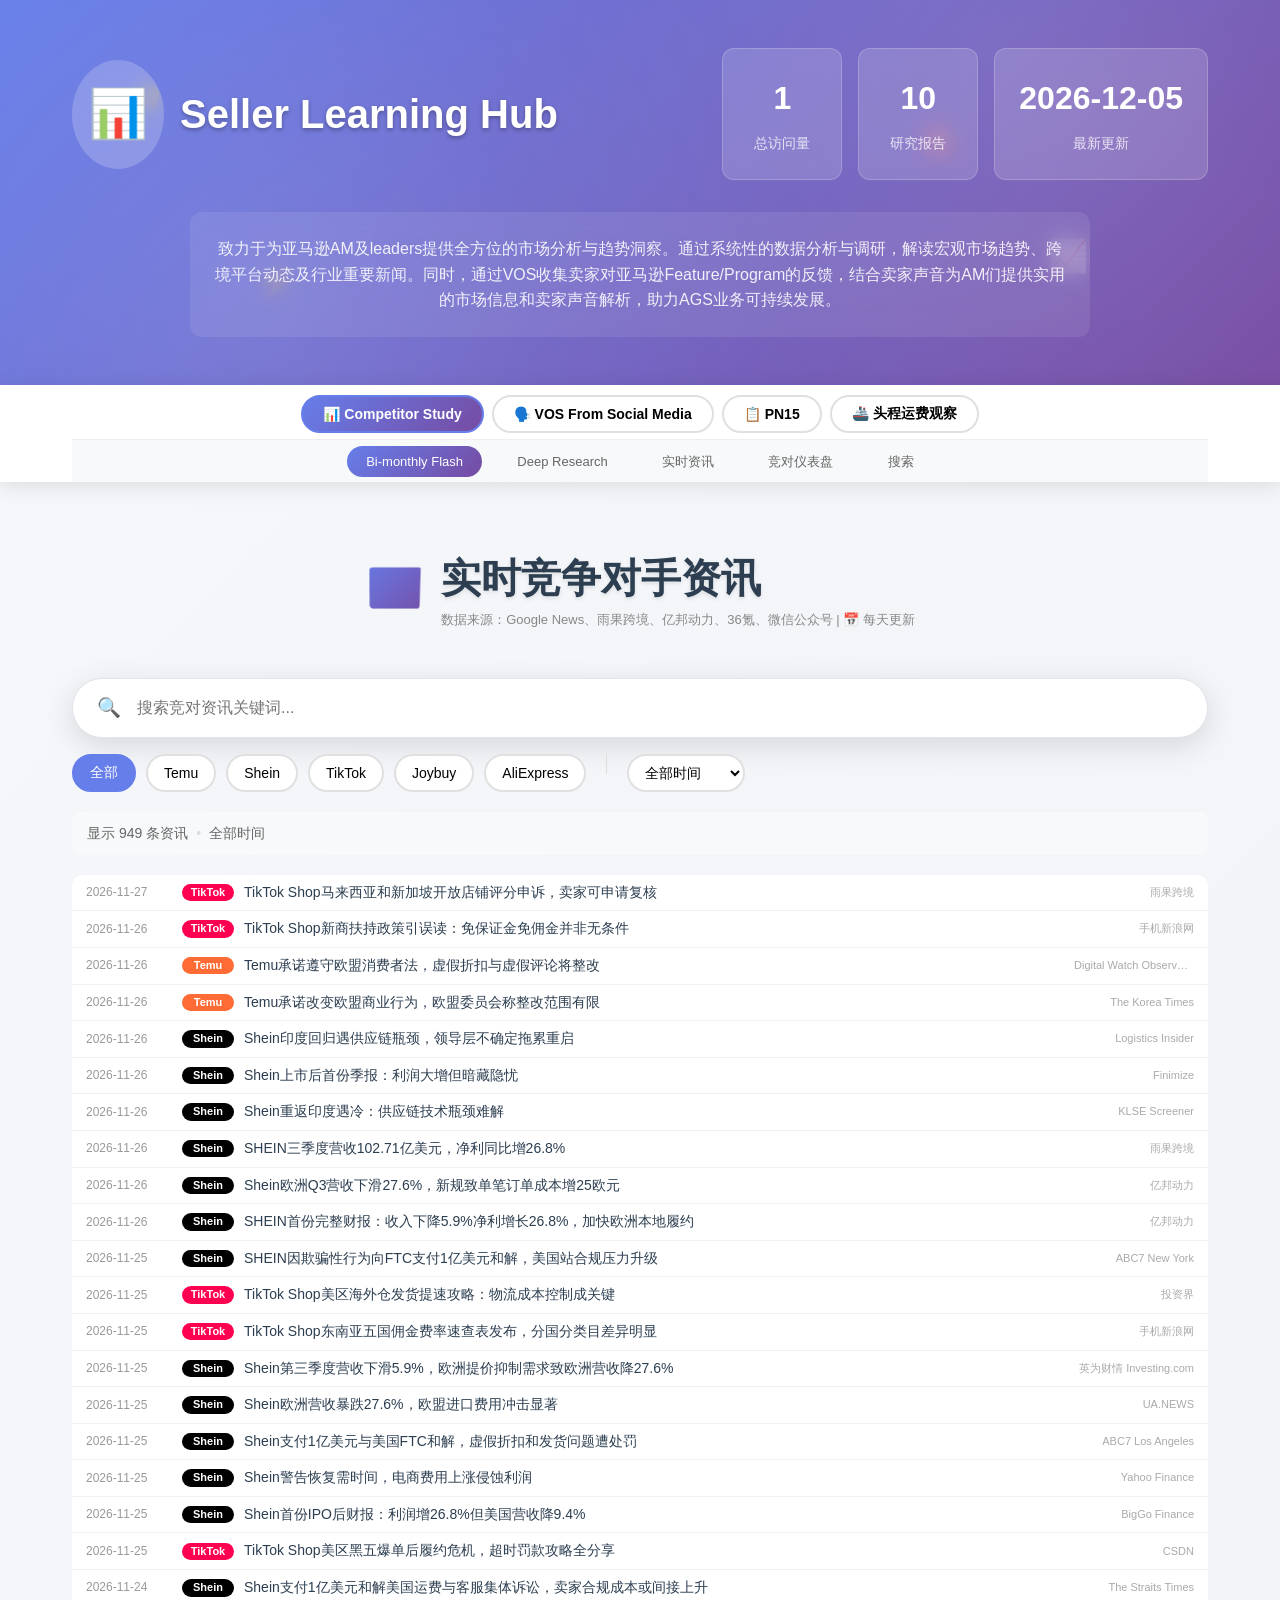
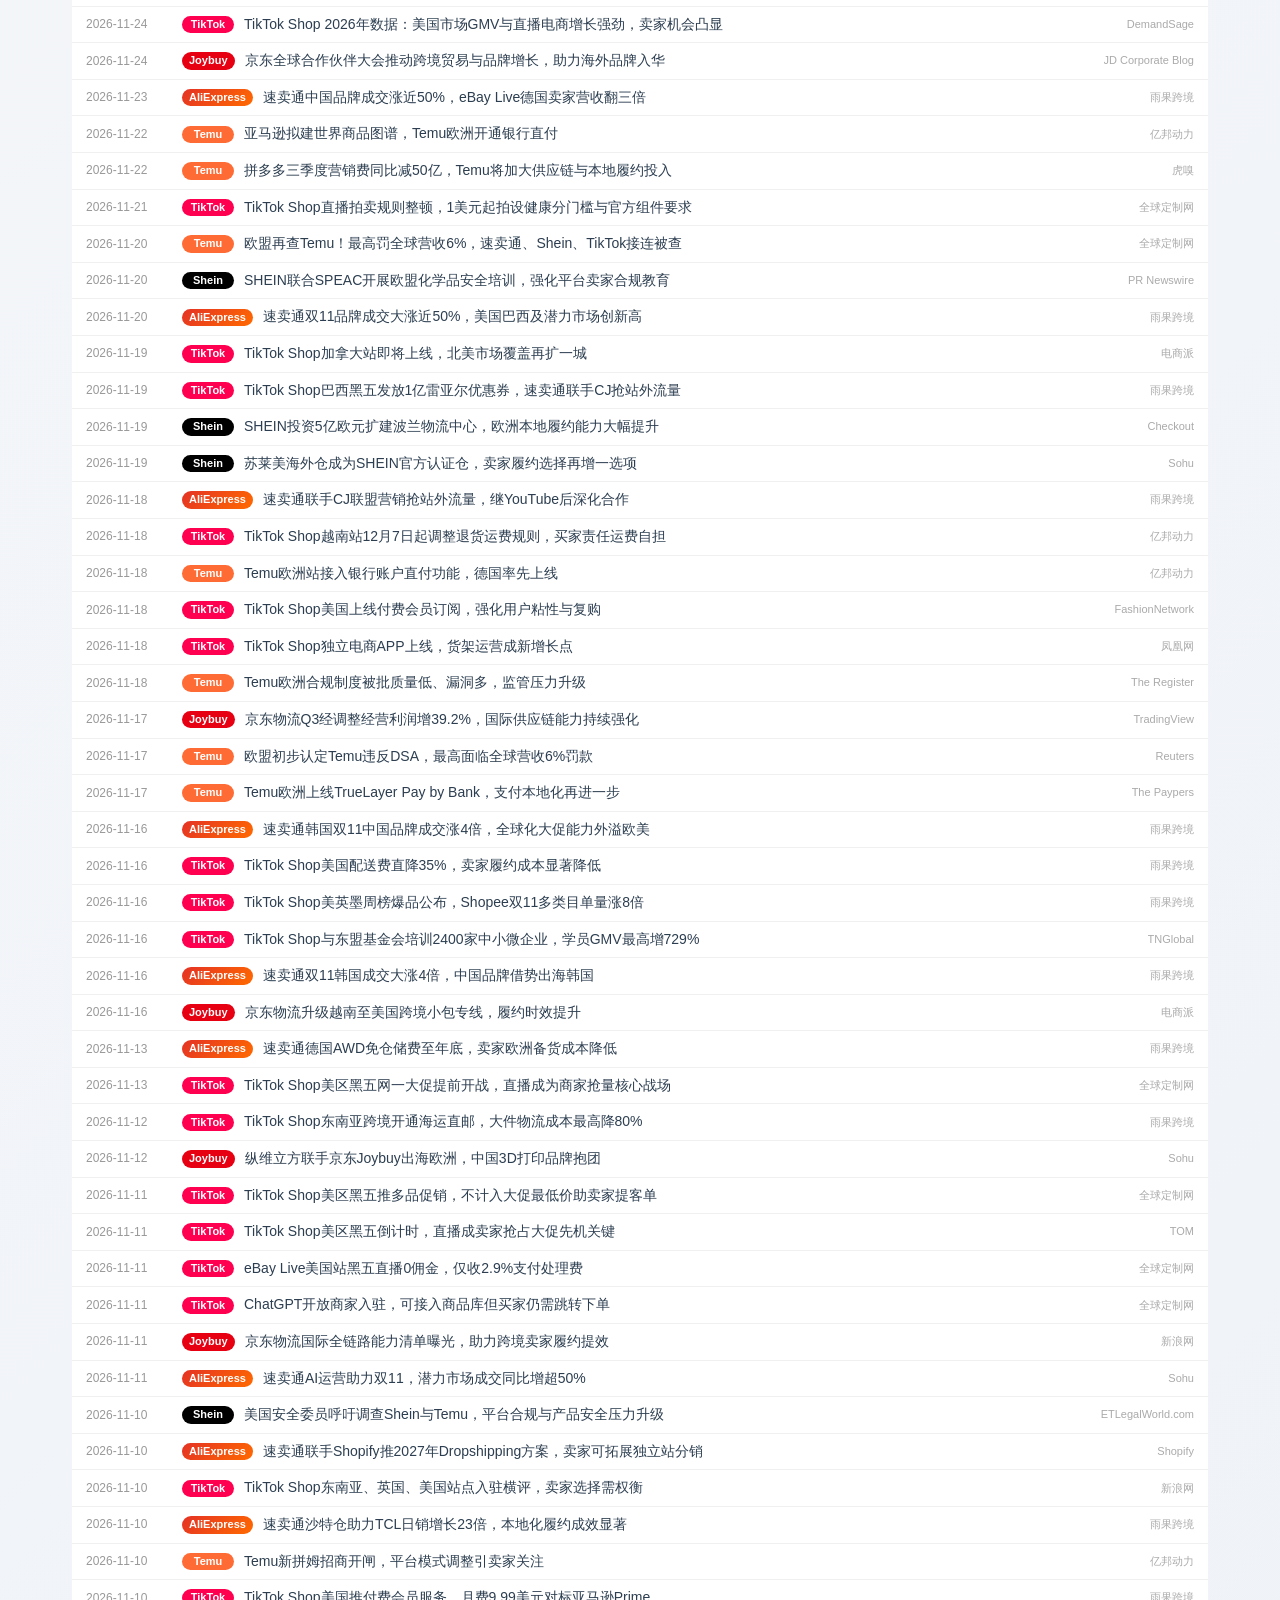
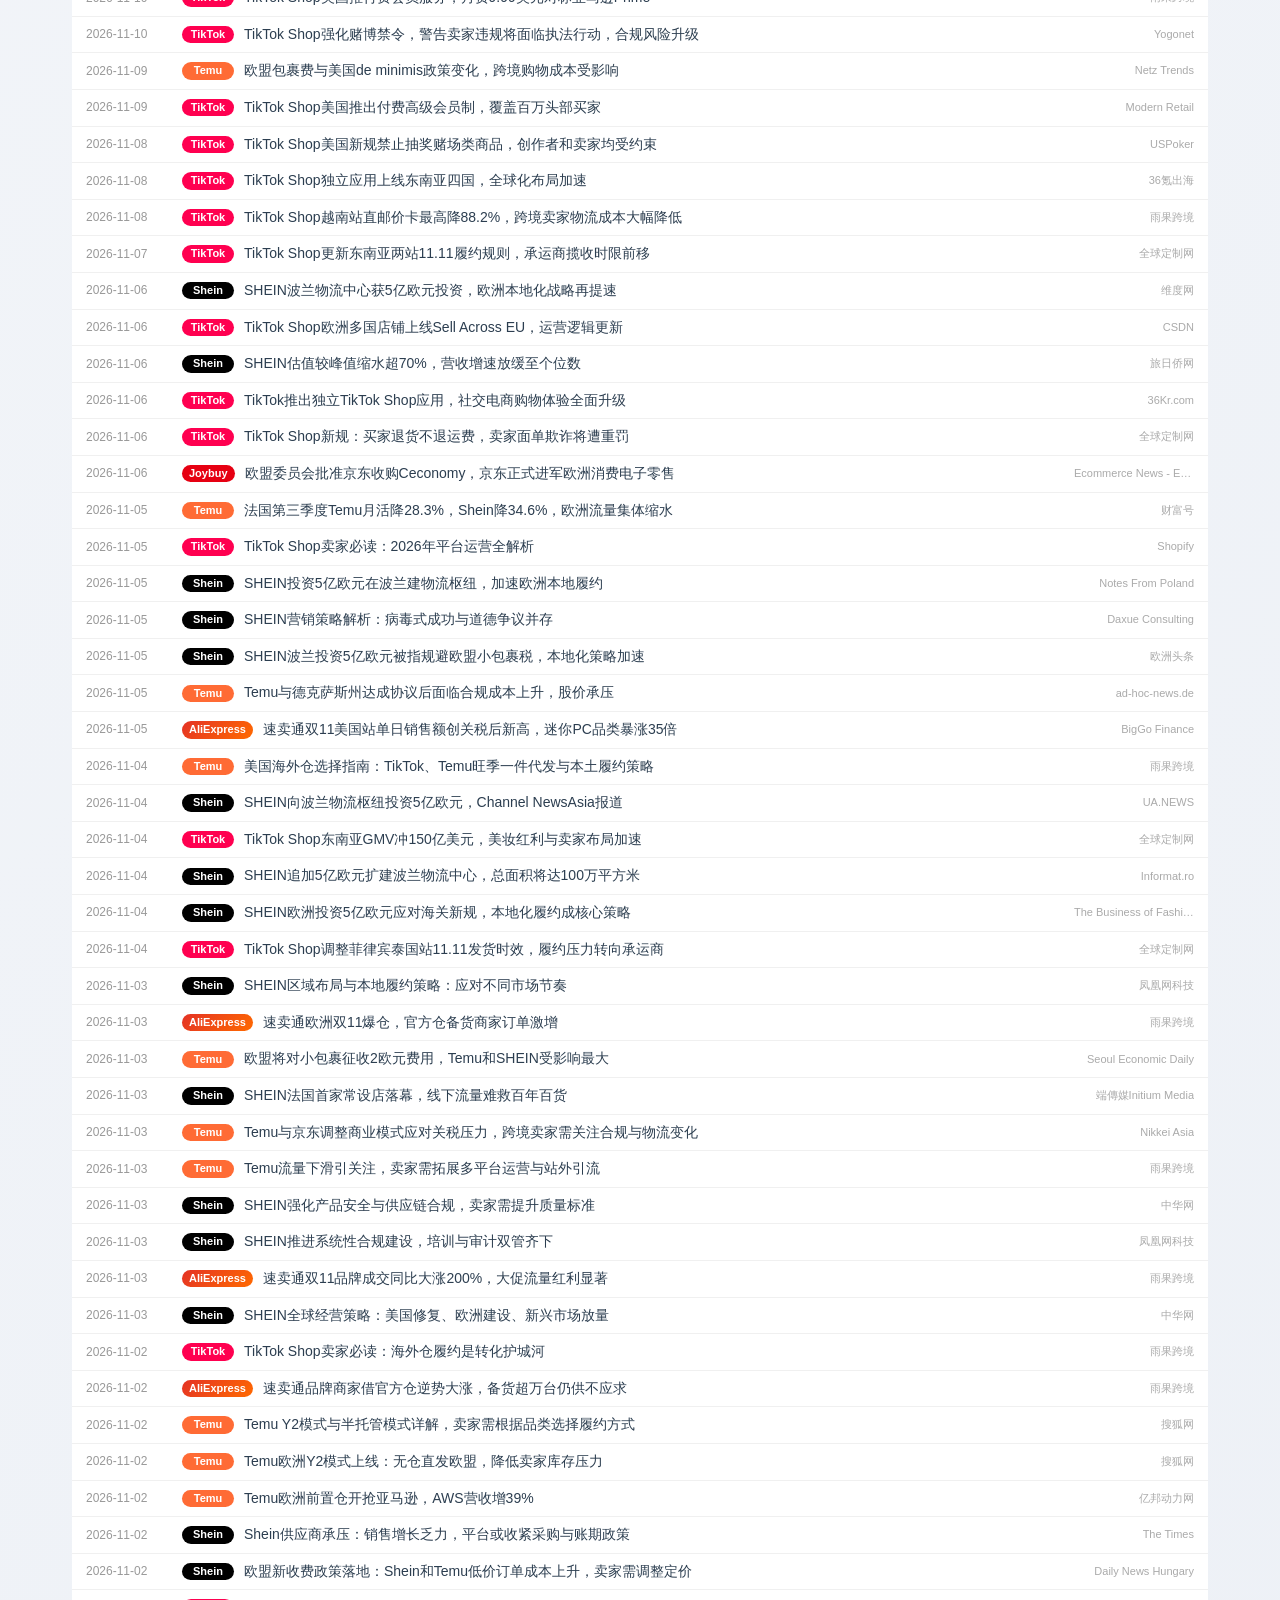
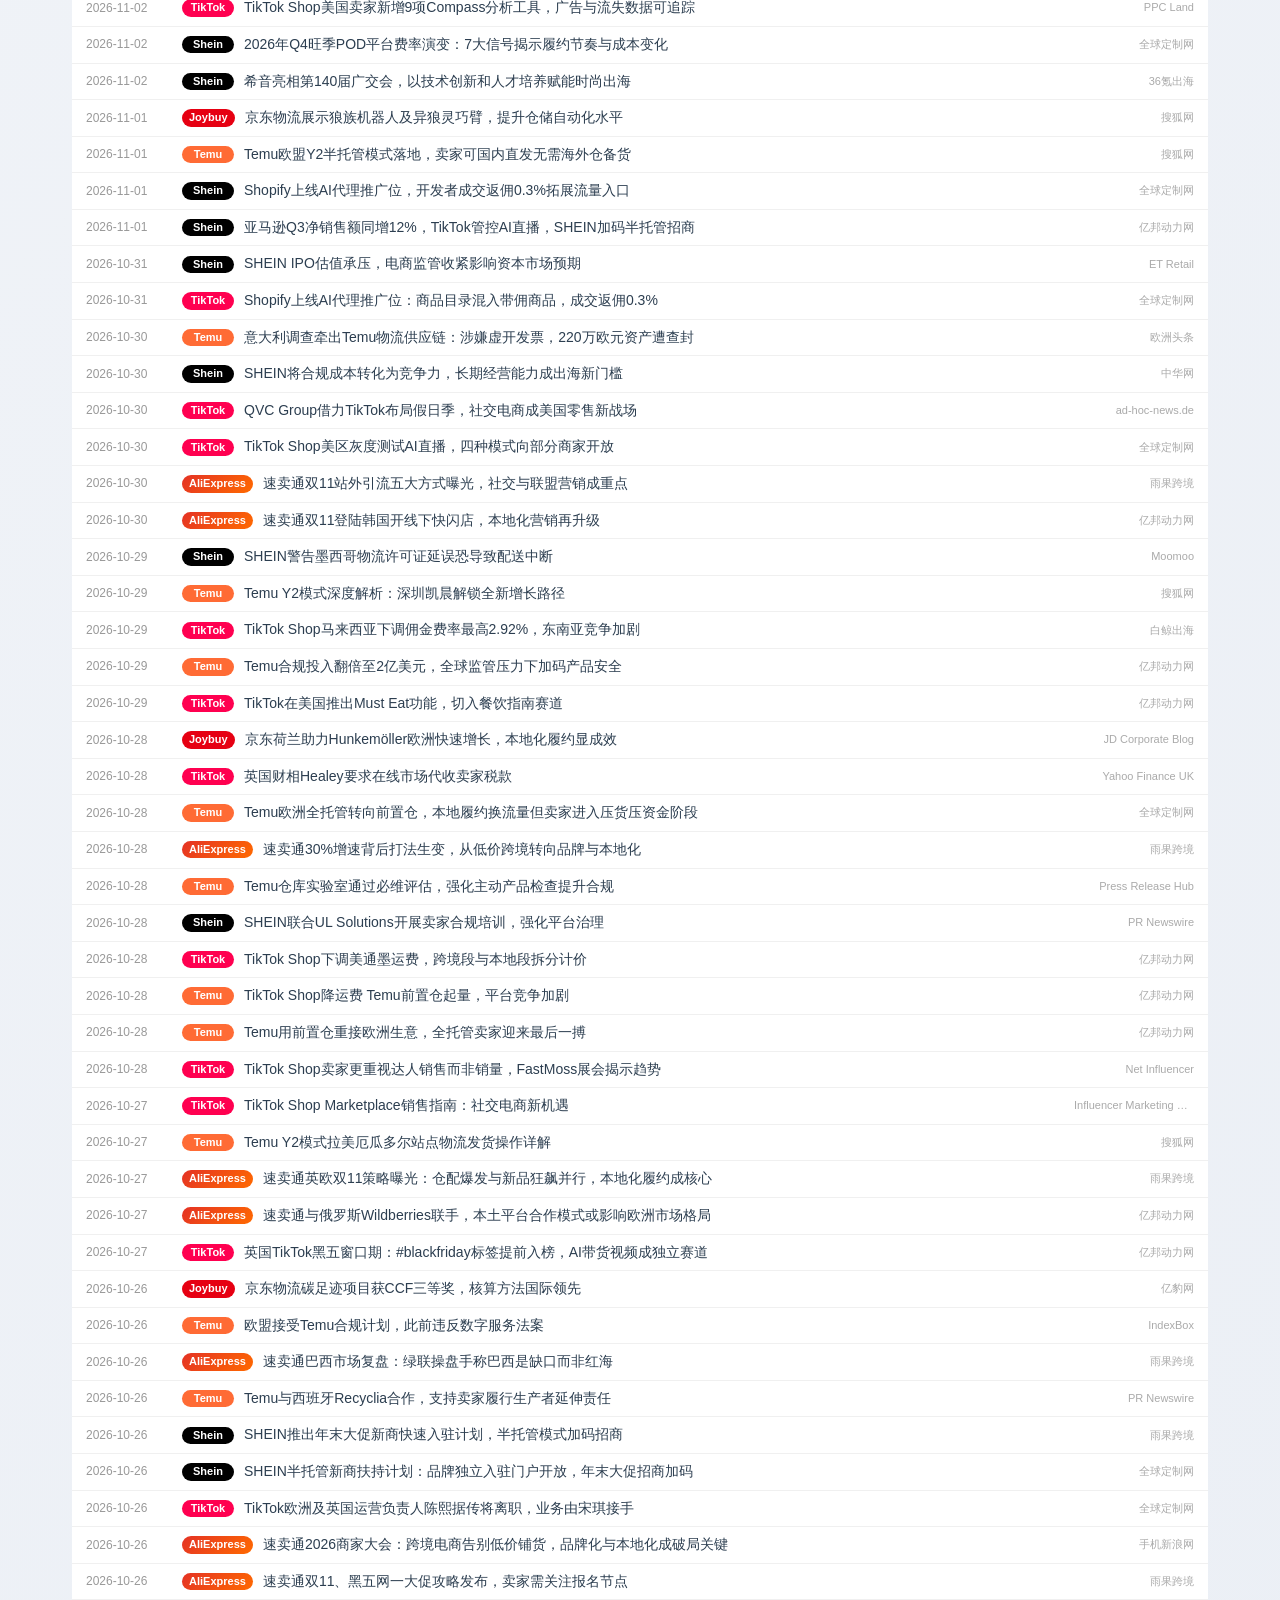
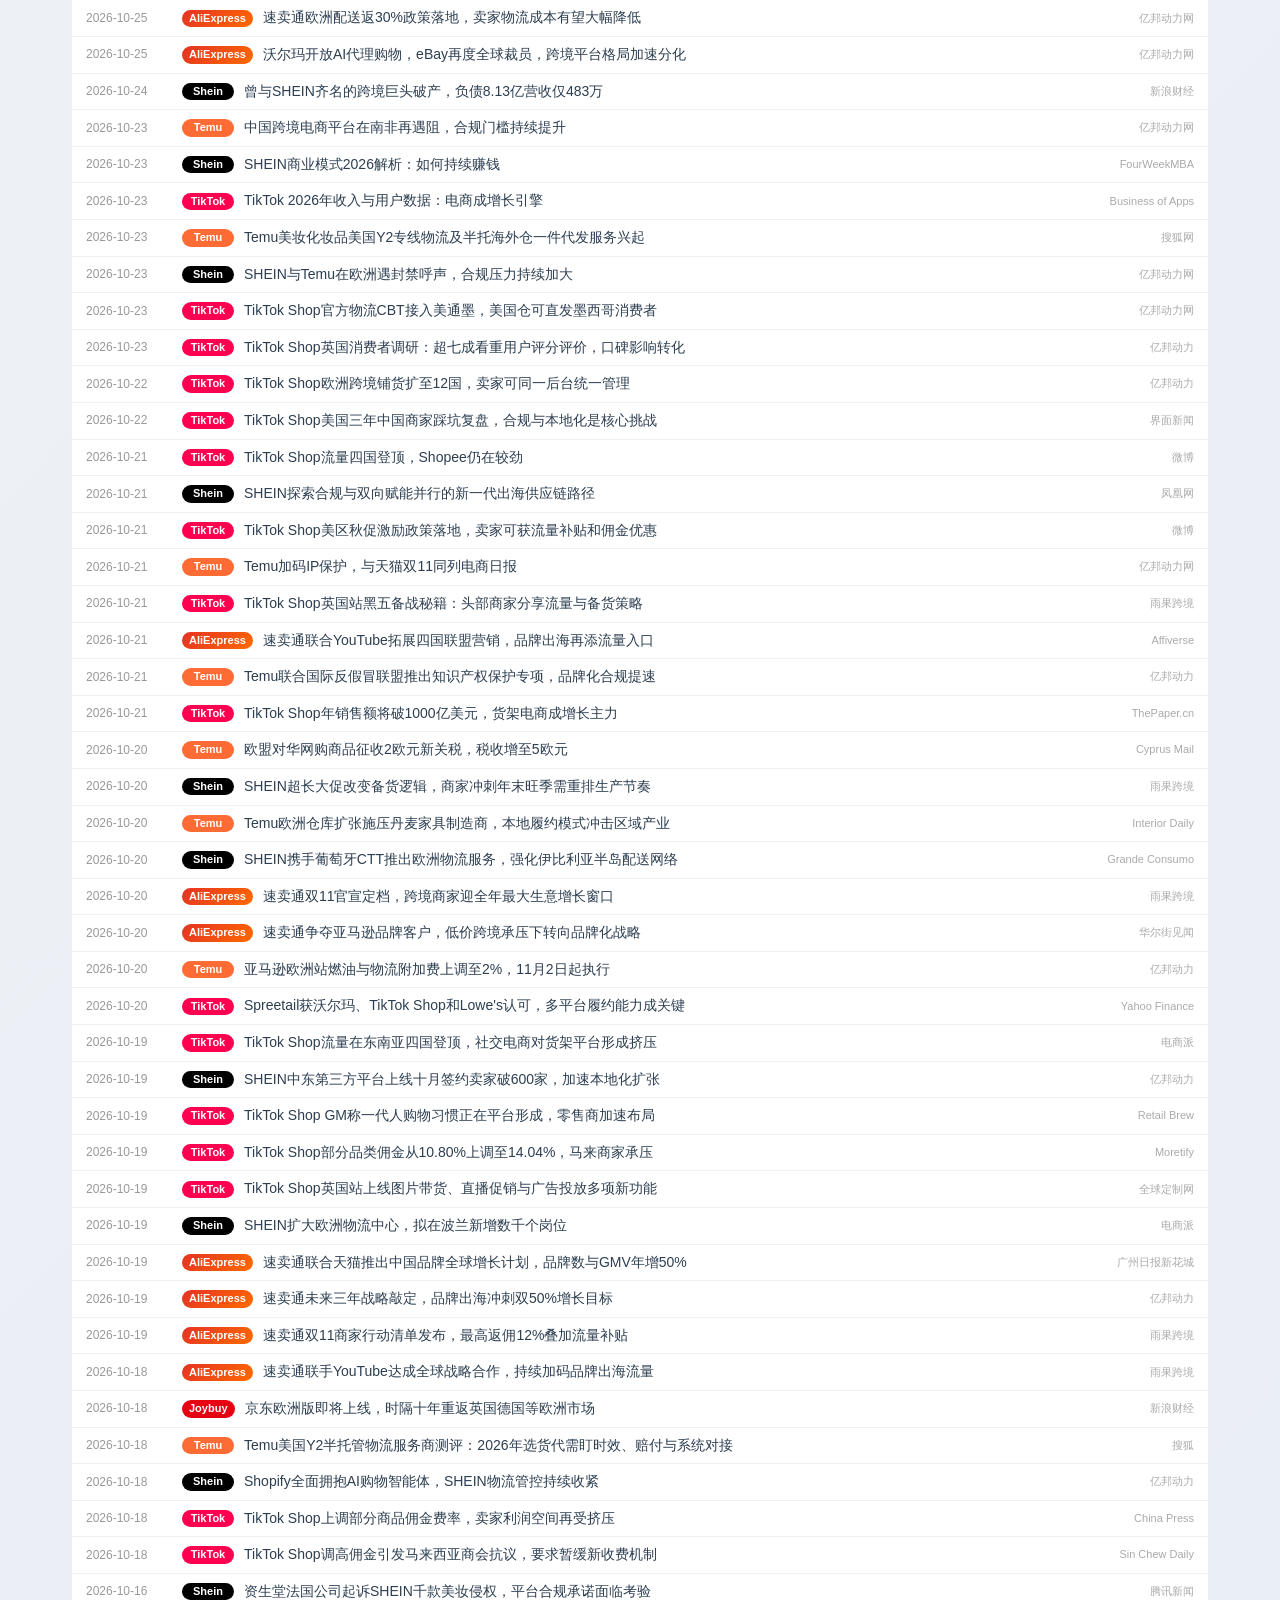
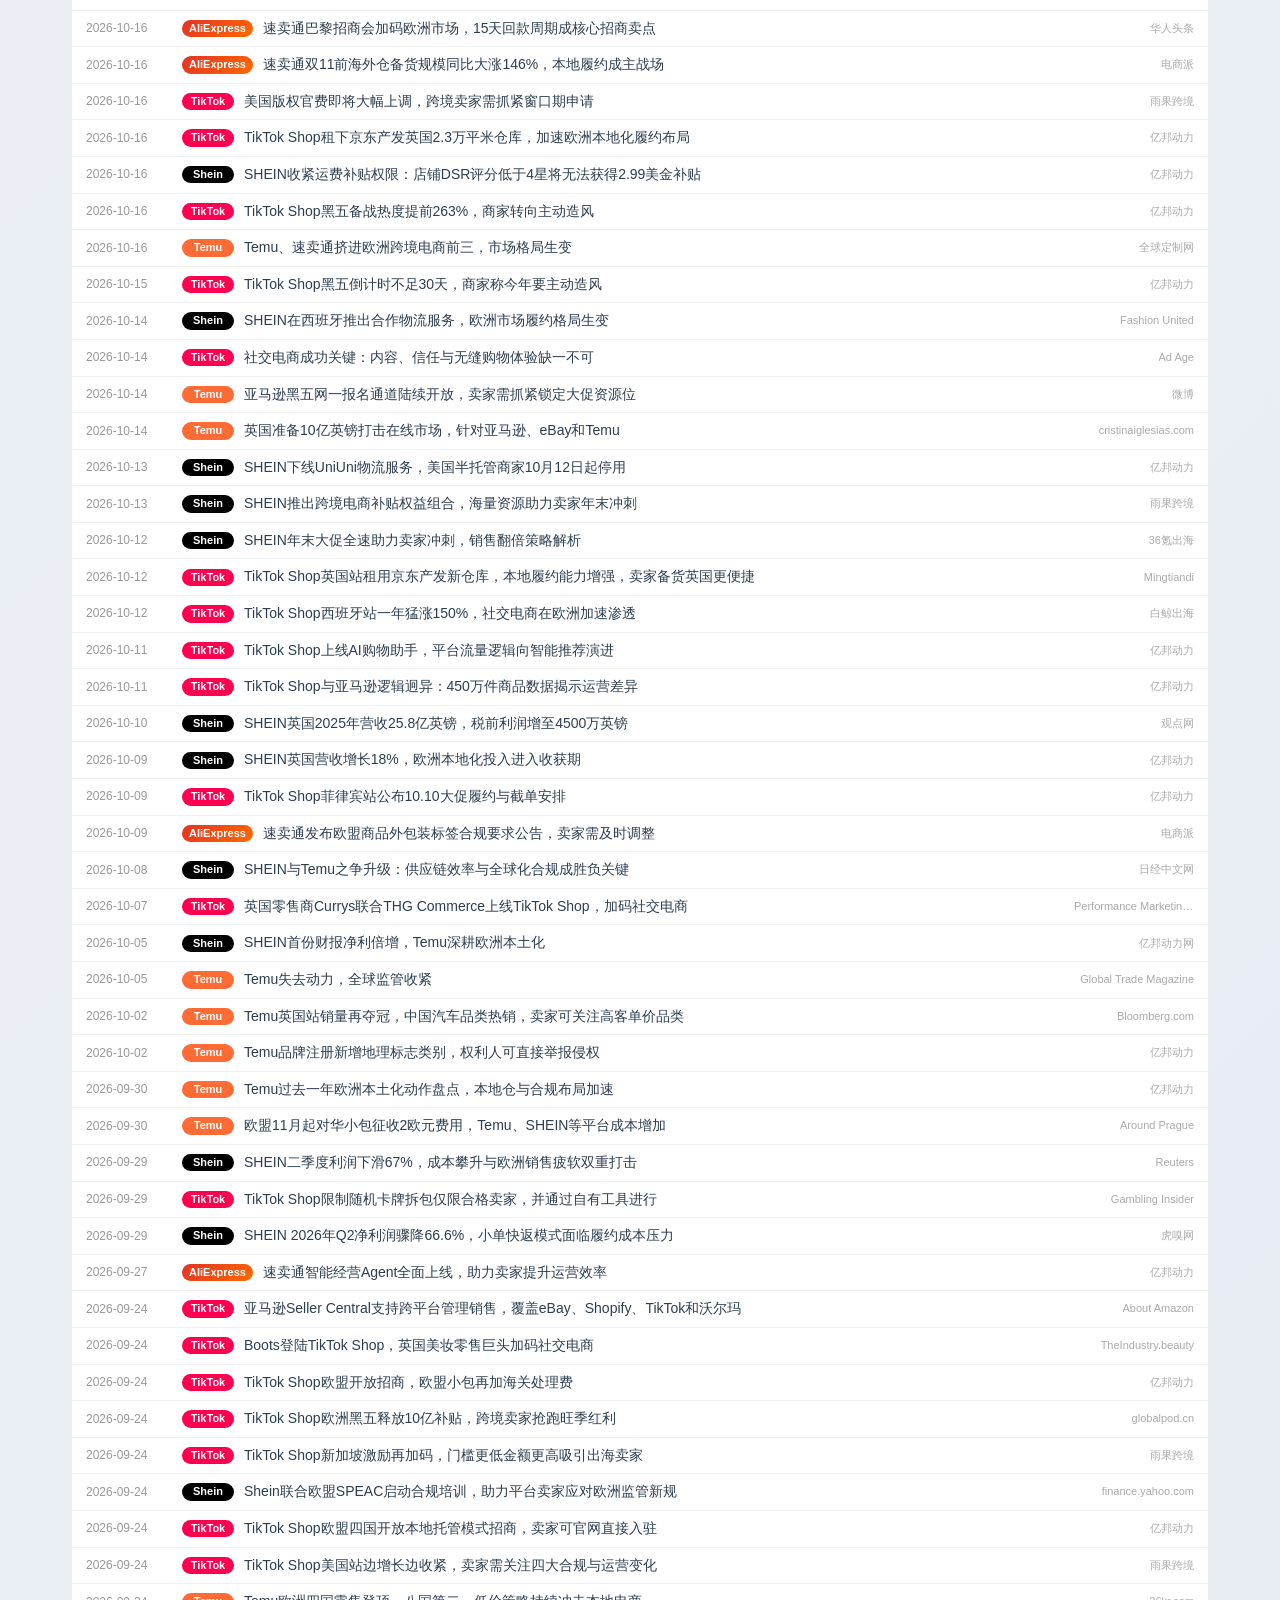
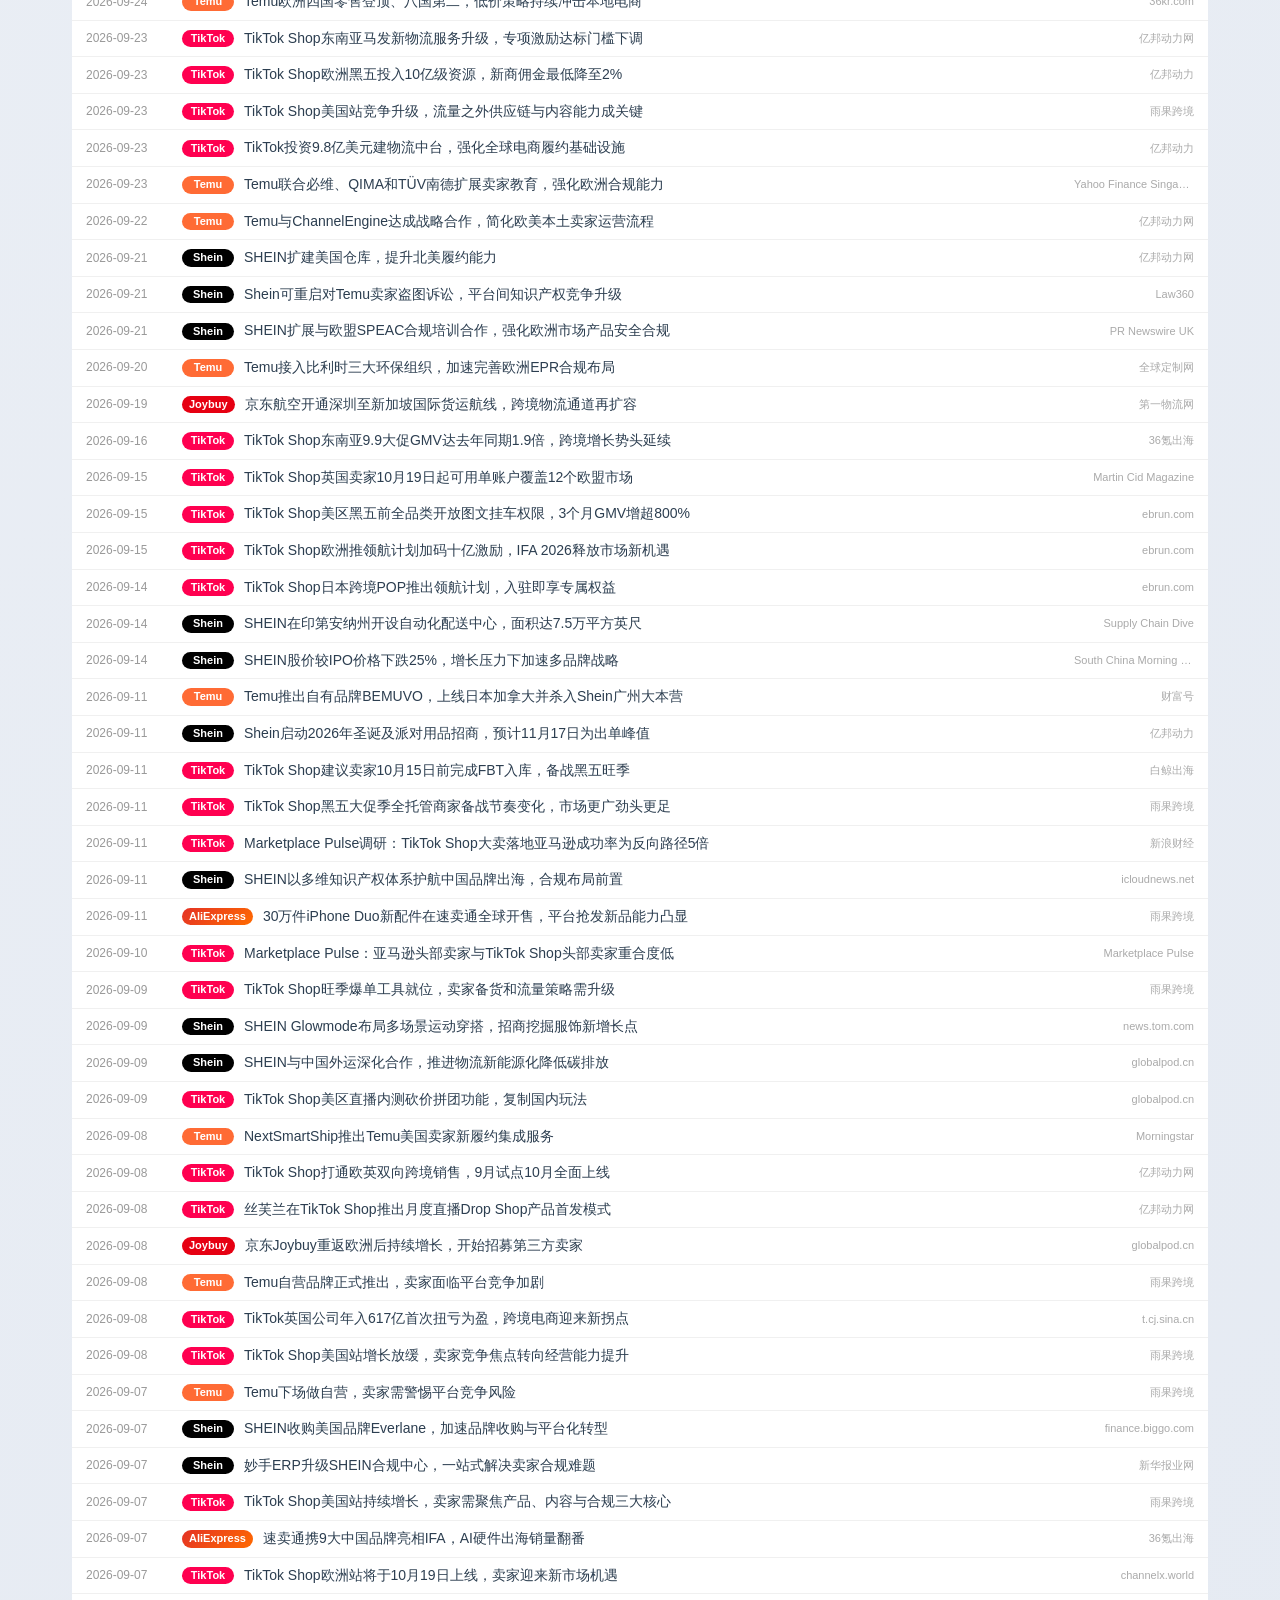
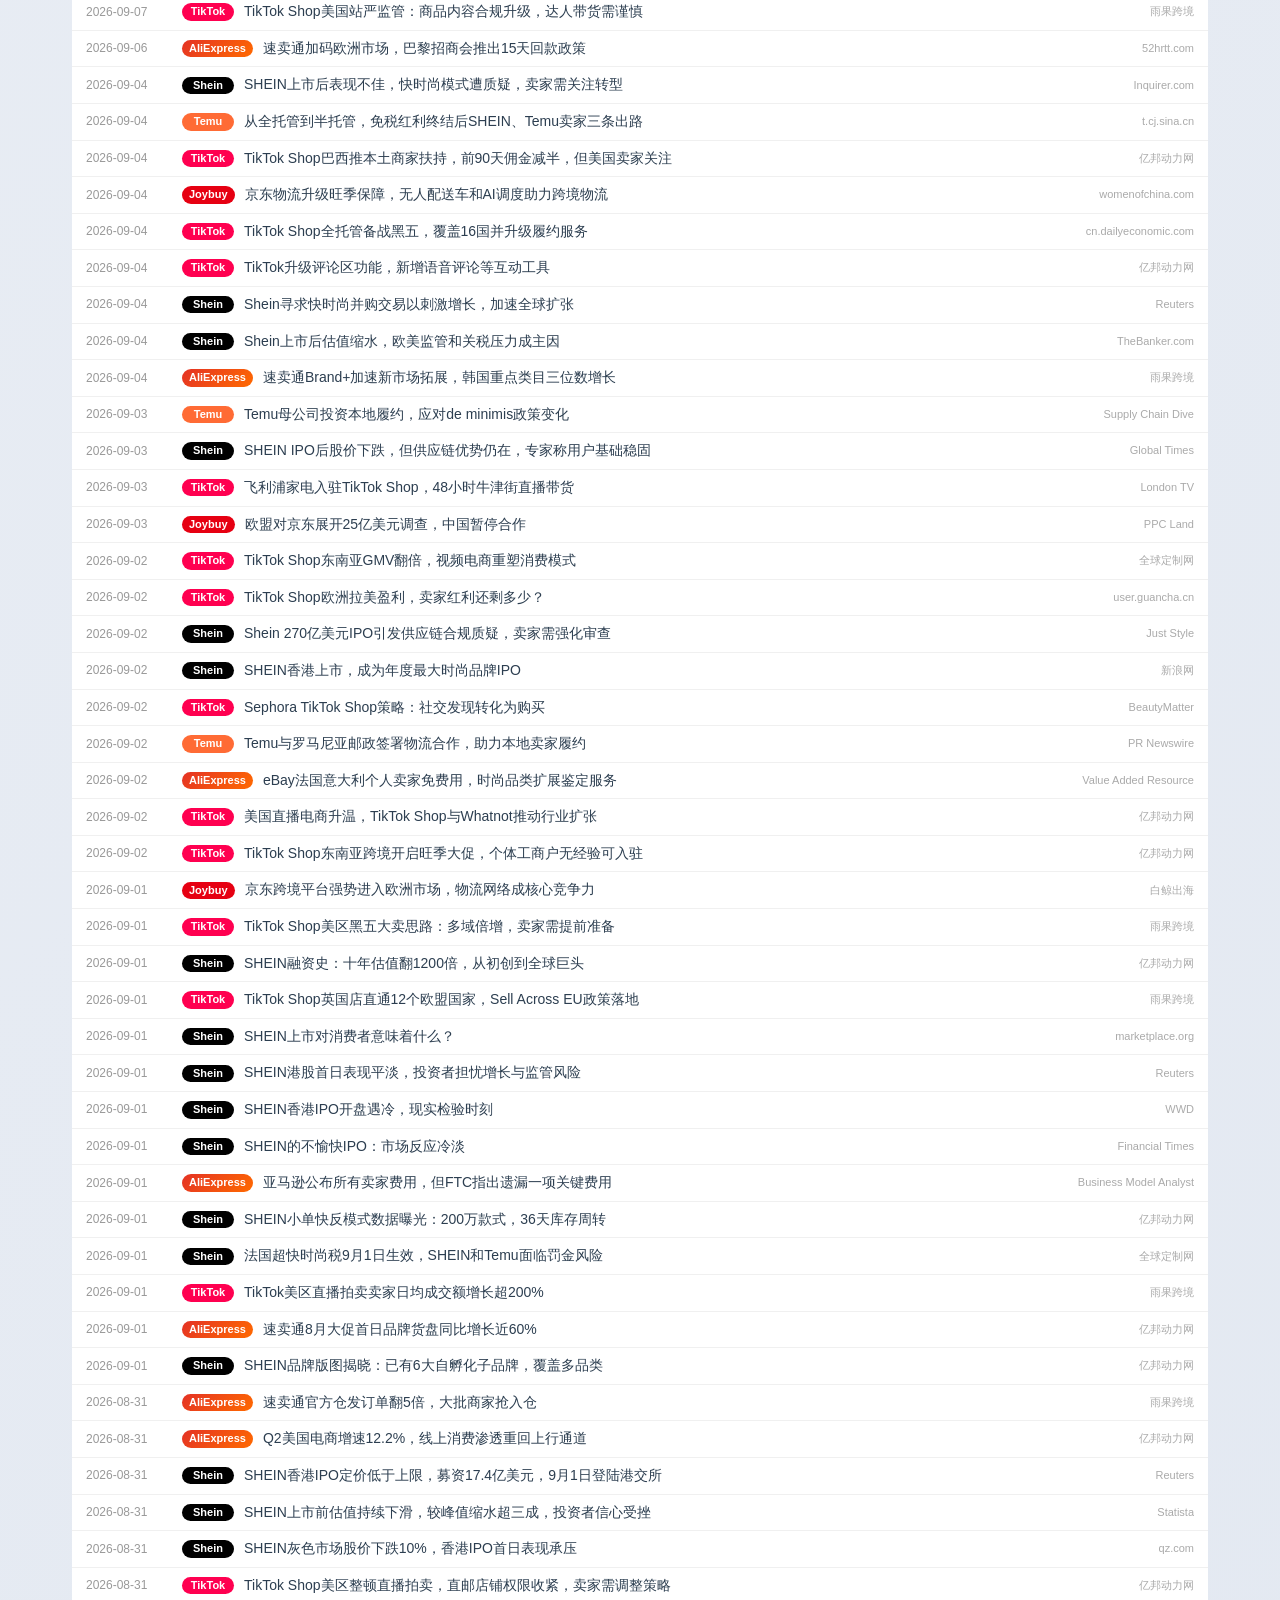
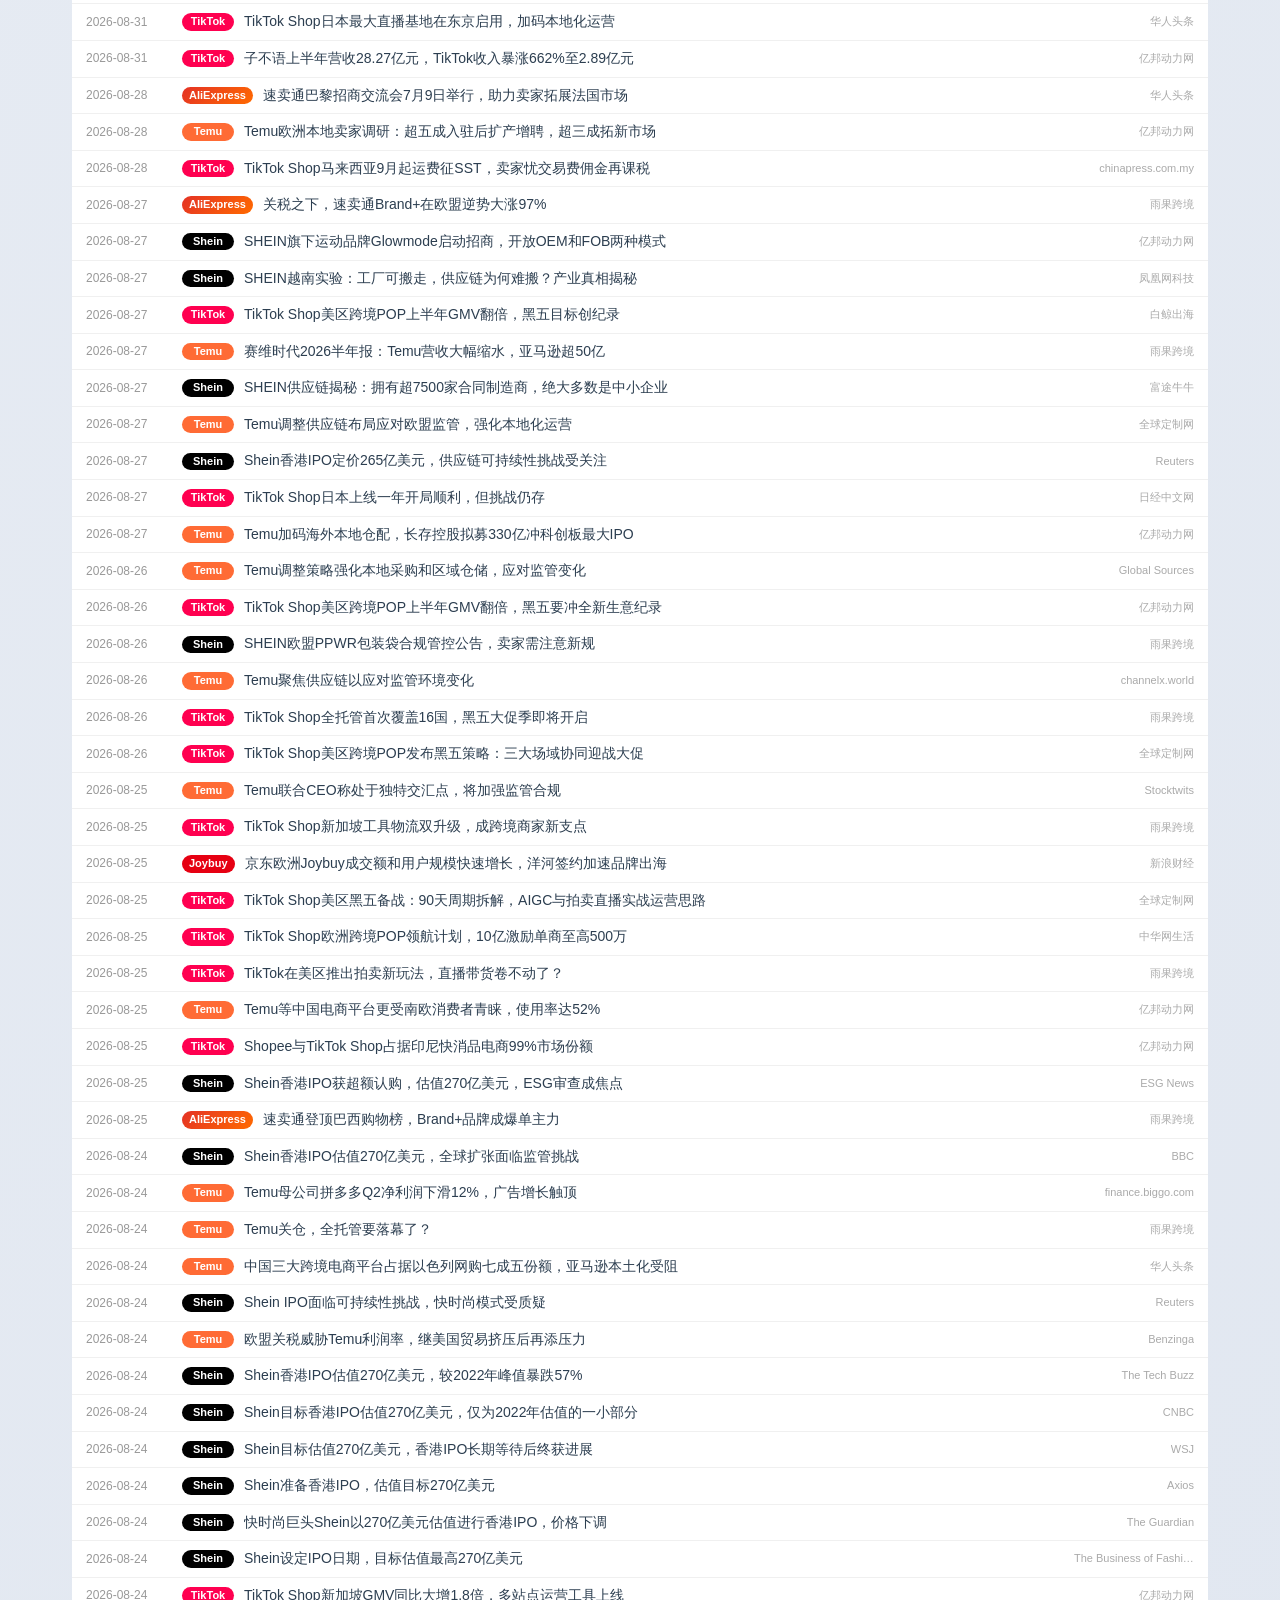
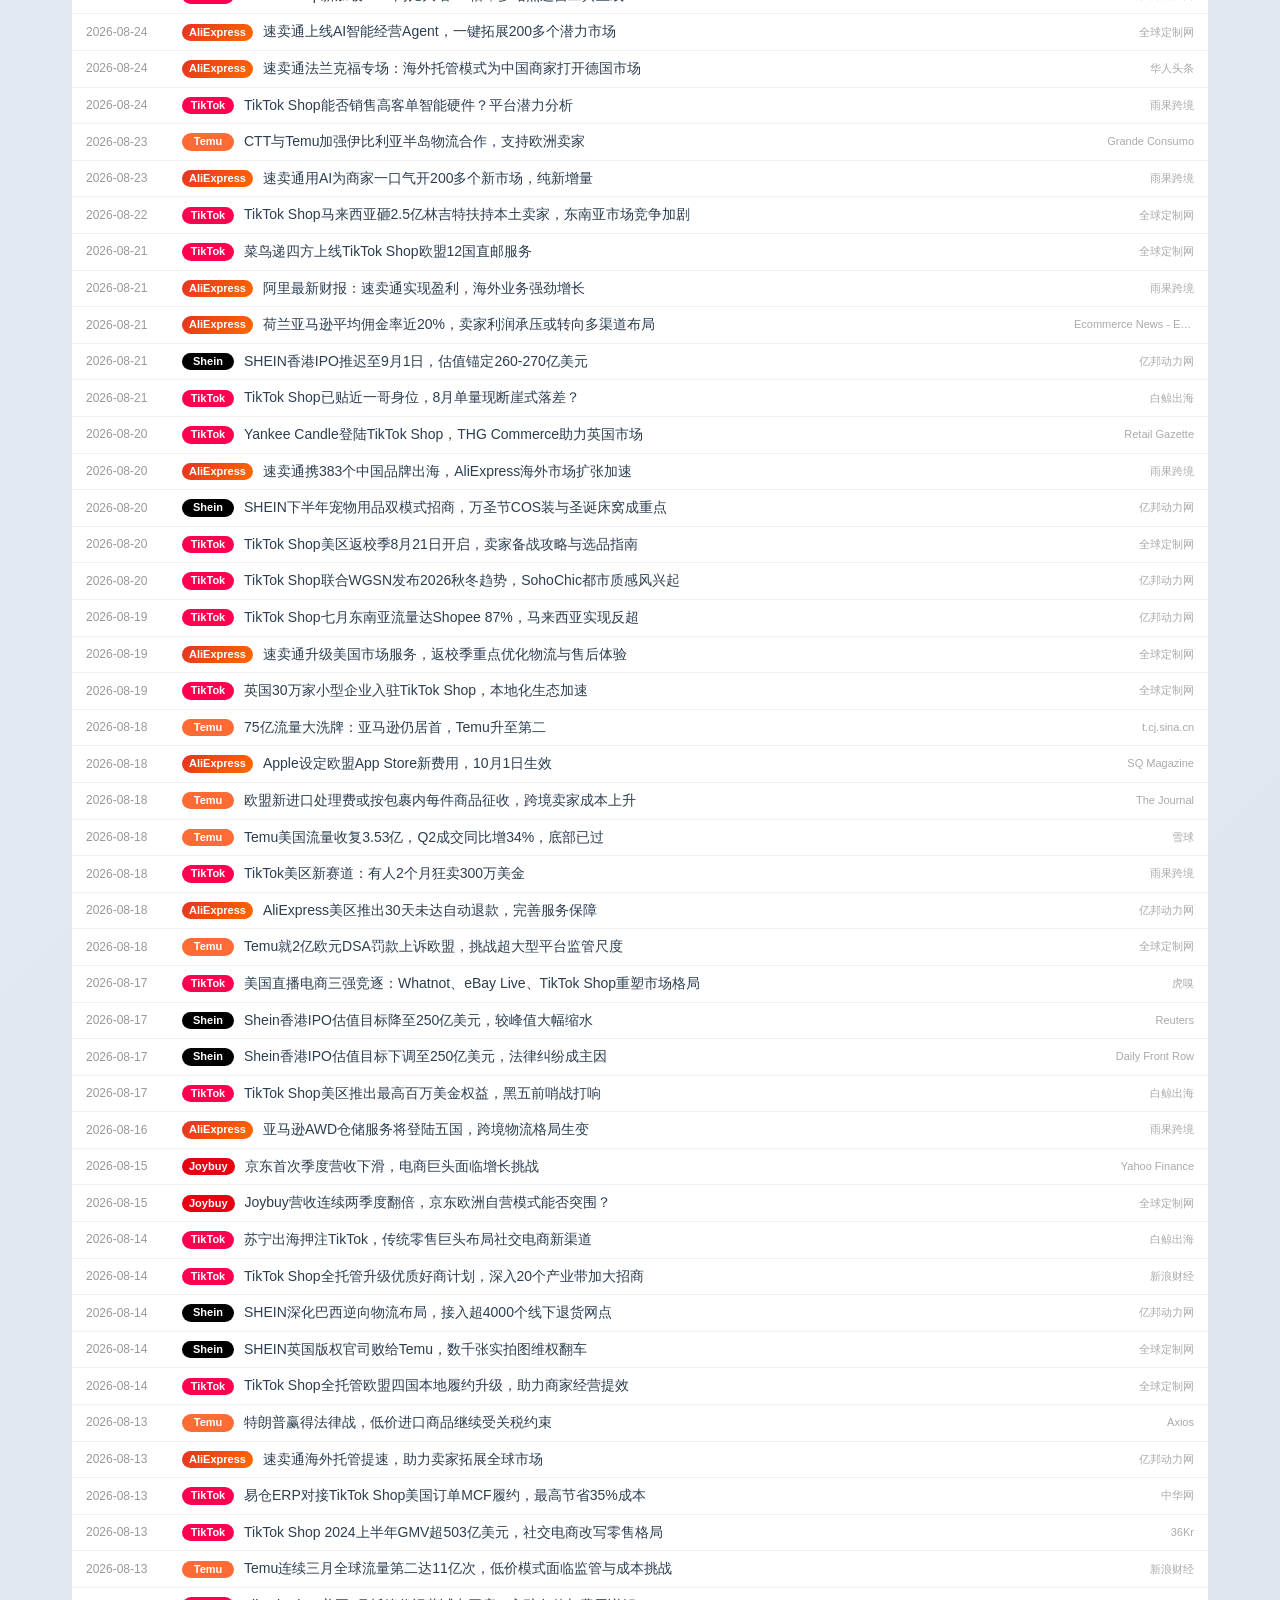
<file: index.html>
<!DOCTYPE html>
<html lang="zh-CN">
<head>
    <meta charset="UTF-8">
    <meta name="viewport" content="width=device-width, initial-scale=1.0">
    <title>Seller Learning Hub</title>
    <link rel="stylesheet" href="styles.css">
</head>
<body>
    <header class="header">
        <div class="container">
            <div class="header-content">
                <div class="logo-section">
                    <div class="logo-icon">📊</div>
                    <h1>Seller Learning Hub</h1>
                </div>
                <div class="stats-cards">
                    <div class="stat-card">
                        <div class="stat-number" id="visitCount">0</div>
                        <div class="stat-label">总访问量</div>
                    </div>
                    <div class="stat-card">
                        <div class="stat-number" id="contentCount">6</div>
                        <div class="stat-label">研究报告</div>
                    </div>
                    <div class="stat-card">
                        <div class="stat-number" id="lastUpdate">2026-01-12</div>
                        <div class="stat-label">最新更新</div>
                    </div>
                </div>
            </div>
            <p class="description">致力于为亚马逊AM及leaders提供全方位的市场分析与趋势洞察。通过系统性的数据分析与调研，解读宏观市场趋势、跨境平台动态及行业重要新闻。同时，通过VOS收集卖家对亚马逊Feature/Program的反馈，结合卖家声音为AM们提供实用的市场信息和卖家声音解析，助力AGS业务可持续发展。</p>
            
            <!-- 添加装饰元素 -->
            <div class="header-decoration">
                <div class="floating-element" style="top: 20%; left: 10%;">💡</div>
                <div class="floating-element" style="top: 60%; right: 15%;">📈</div>
                <div class="floating-element" style="top: 30%; right: 25%;">🎯</div>
                <div class="floating-element" style="bottom: 20%; left: 20%;">⚡</div>
            </div>
        </div>
    </header>

    <nav class="nav">
        <div class="container">
            <div class="board-switcher">
                <button class="board-btn active" onclick="switchBoard('competitor')">📊 Competitor Study</button>
                <button class="board-btn" onclick="switchBoard('vos')">🗣️ VOS From Social Media</button>
                <button class="board-btn" onclick="switchBoard('pn15')">📋 PN15</button>
                <button class="board-btn" onclick="switchBoard('freight')">🚢 头程运费观察</button>
            </div>
            <ul id="competitorNav">
                <li><a href="#flash" class="nav-link active">Bi-monthly Flash</a></li>
                <li><a href="#reports" class="nav-link">Deep Research</a></li>
                <li><a href="#news" class="nav-link">实时资讯</a></li>
                <li><a href="#dashboard" class="nav-link">竞对仪表盘</a></li>
                <li><a href="#search" class="nav-link">搜索</a></li>
            </ul>
        </div>
    </nav>

    <main class="container">
        <section id="news" class="content-section">
            <div class="section-header">
                <div class="section-icon">📰</div>
                <div>
                    <h2>实时竞争对手资讯</h2>
                    <p class="section-desc">数据来源：Google News、雨果跨境、亿邦动力、36氪、微信公众号 | 📅 每天更新</p>
                </div>
            </div>
            
            <div class="vos-search" style="margin:0 0 16px;">
                <div class="search-container" style="max-width:100%;">
                    <div class="search-icon">🔍</div>
                    <input type="text" id="competitorSearchInput" placeholder="搜索竞对资讯关键词..." onkeyup="searchCompetitorNews()">
                </div>
            </div>
            
            <div class="news-filters">
                <button class="filter-btn active" onclick="filterNews('all')">全部</button>
                <button class="filter-btn" onclick="filterNews('temu')">Temu</button>
                <button class="filter-btn" onclick="filterNews('shein')">Shein</button>
                <button class="filter-btn" onclick="filterNews('tiktok')">TikTok</button>
                <button class="filter-btn" onclick="filterNews('joybuy')">Joybuy</button>
                <button class="filter-btn" onclick="filterNews('aliexpress')">AliExpress</button>
                <div class="filter-divider"></div>
                <select id="timeFilter" onchange="filterByTime()" class="time-filter">
                    <option value="all">全部时间</option>
                    <option value="today">今天</option>
                    <option value="week">本周</option>
                    <option value="month">本月</option>
                    <option value="3months">近3个月</option>
                    <option value="6months">近6个月</option>
                </select>
            </div>
            
            <div class="news-grid" id="newsGrid">
                <!-- 资讯内容将在这里显示 -->
            </div>
        </section>

        <section id="search" class="search-section">
            <div class="search-container">
                <div class="search-icon">🔍</div>
                <input type="text" id="searchInput" placeholder="搜索Flash、报告标题或关键词...">
                <button onclick="searchContent()" class="search-btn">搜索</button>
            </div>
            <div id="searchResults"></div>
        </section>

        <section id="flash" class="content-section">
            <div class="section-header">
                <div class="section-icon">⚡</div>
                <div>
                    <h2>Bi-monthly Flash</h2>
                    <p class="section-desc">双月度市场洞察与竞争分析</p>
                </div>
            </div>
            <div class="content-grid" id="flashGrid">
                <!-- Flash内容将在这里显示 -->
            </div>
        </section>

        <section id="reports" class="content-section">
            <div class="section-header">
                <div class="section-icon">🔍</div>
                <div>
                    <h2>Deep Research</h2>
                    <p class="section-desc">深度市场研究与战略分析</p>
                </div>
            </div>
            <div class="content-grid" id="reportsGrid">
                <!-- 报告内容将在这里显示 -->
            </div>
        </section>
        <section id="dashboard" class="content-section">
            <div class="section-header">
                <div class="section-icon">📊</div>
                <div>
                    <h2>竞对对比仪表盘</h2>
                    <p class="section-desc">四大竞争对手核心指标一览</p>
                </div>
            </div>
            <div class="dashboard-container">
                <table class="dashboard-table">
                    <thead>
                        <tr>
                            <th>维度</th>
                            <th><span class="platform-tag platform-temu">Temu</span></th>
                            <th><span class="platform-tag platform-shein">Shein</span></th>
                            <th><span class="platform-tag platform-tiktok">TikTok Shop</span></th>
                            <th><span class="platform-tag platform-joybuy">Joybuy</span></th>
                            <th><span class="platform-tag platform-aliexpress">AliExpress</span></th>
                        </tr>
                    </thead>
                    <tbody id="dashboardBody">
                    </tbody>
                </table>
            </div>
            <p class="dashboard-note">⚠️ 数据来源于公开信息与内部研究，仅供参考。最后更新：<span id="dashboardUpdate"></span></p>
        </section>

    </main>

    <!-- VOS From Social Media 板块 -->
    <div id="vosBoard" class="container" style="display:none;">
        <div class="vos-header">
            <h2>🗣️ VOS From Social Media</h2>
            <p class="vos-header-desc">数据来源：Reddit、知无不言、卖家之家、AMZ123、雨果跨境、Amazon Forums、Value Added Resource | 📅 每天更新</p>
        </div>
        <div class="vos-search" style="margin:0 20px 16px;">
            <div style="display:flex;gap:10px;align-items:center;max-width:100%;">
                <div class="search-container" style="flex:1;">
                    <div class="search-icon">🔍</div>
                    <input type="text" id="vosSearchInput" placeholder="搜索话题关键词..." onkeyup="searchVOS()">
                </div>
                <button class="submit-toggle-btn" onclick="toggleSubmitForm()">📤 上传推文</button>
            </div>
        </div>
        
        <!-- 提交文章表单 -->
        <div id="submitForm" class="submit-form" style="display:none;">
            <div class="vos-card" style="margin:0 20px 16px;border-left-color:#34a853;">
                <h3 class="vos-title">📤 上传卖家热议推文</h3>
                <p style="font-size:13px;color:#666;margin-bottom:12px;">发现了有价值的微信公众号文章或卖家社区帖子？提交链接，审核后将展示在 VOS 板块。</p>
                <div class="submit-fields">
                    <input type="text" id="submitTitle" placeholder="文章标题" class="submit-input"/>
                    <input type="url" id="submitUrl" placeholder="文章链接（微信公众号/论坛/社媒）" class="submit-input"/>
                    <select id="submitTopic" class="submit-input">
                        <option value="">选择议题分类</option>
                        <option value="advertising">📢 广告</option>
                        <option value="promotion">🏷️ 促销</option>
                        <option value="compliance">⚖️ 合规</option>
                        <option value="brand">🏢 品牌</option>
                        <option value="returns">📦 退货</option>
                        <option value="tax">💰 税务</option>
                        <option value="logistics">🚚 物流</option>
                        <option value="trending">🔥 趋势</option>
                    </select>
                    <input type="text" id="submitSource" placeholder="来源（如：跨境电商鹰熊汇、侃侃跨境那些事儿）" class="submit-input"/>
                    <textarea id="submitNote" placeholder="简要说明为什么值得关注（选填）" class="submit-input" rows="2"></textarea>
                    <button class="submit-btn" onclick="submitArticle()">提交线索</button>
                </div>
            </div>
        </div>
        <div class="vos-toc" id="vosToc">
            <h3>📋 热议目录</h3>
            <div class="vos-filters-row">
                <div class="vos-topic-filters">
                    <button class="filter-btn active" onclick="filterVOS('all')">全部</button>
                    <button class="filter-btn" onclick="filterVOS('advertising')">📢 广告</button>
                    <button class="filter-btn" onclick="filterVOS('promotion')">🏷️ 促销</button>
                    <button class="filter-btn" onclick="filterVOS('compliance')">⚖️ 合规</button>
                    <button class="filter-btn" onclick="filterVOS('brand')">🏢 品牌</button>
                    <button class="filter-btn" onclick="filterVOS('returns')">📦 退货</button>
                    <button class="filter-btn" onclick="filterVOS('tax')">💰 税务</button>
                    <button class="filter-btn" onclick="filterVOS('logistics')">🚚 物流</button>
                    <button class="filter-btn" onclick="filterVOS('trending')">🔥 趋势</button>
                </div>
                <select id="vosTimeFilter" onchange="filterVOSByTime()" class="time-filter">
                    <option value="all">全部时间</option>
                    <option value="week">近7天</option>
                    <option value="month">近30天</option>
                    <option value="3months">近3个月</option>
                    <option value="6months">近6个月</option>
                </select>
            </div>
            <div class="vos-toc-header">
                <span class="toc-col-date">更新时间</span>
                <span class="toc-col-topic">话题</span>
                <span class="toc-col-tag">分类</span>
            </div>
            <ol id="vosTocList"></ol>
        </div>
        <div id="vosGrid"></div>
    </div>

    <!-- PN15 板块 -->
    <div id="pn15Board" style="display:none;width:100%;padding:0;">
        <iframe id="pn15Frame" src="https://yanjiaoo.github.io/pn15/" style="width:100%;border:none;display:block;min-height:5000px;" scrolling="no" onload="this.style.height=this.contentWindow.document.body.scrollHeight+'px'"></iframe>
    </div>

    <!-- 头程运费观察 板块 -->
    <div id="freightBoard" class="container" style="display:none;">
        <div class="vos-header">
            <h2>🚢 头程运费观察</h2>
            <p class="vos-header-desc">跨境头程物流费用变化追踪 | 中国→美国/欧洲/日本 | 📅 每周一自动更新</p>
        </div>
        <div class="freight-charts">
            <div class="chart-row">
                <div class="chart-box">
                    <h4>🚢 海运即期运价趋势 ($/FEU, Freightos FBX)</h4>
                    <canvas id="oceanChart"></canvas>
                </div>
                <div class="chart-box">
                    <h4>✈️ 空运费率趋势 ($/kg, Freightos Air Index)</h4>
                    <canvas id="airChart"></canvas>
                </div>
            </div>
            <div class="chart-row">
                <div class="chart-box">
                    <h4>🛢️ 国际原油价格趋势 ($/barrel, EIA 月度现货均价)</h4>
                    <canvas id="oilChart"></canvas>
                </div>
            </div>
            <div class="chart-row">
                <div class="chart-box chart-note-box">
                    <h4>📊 数据来源与可信度</h4>
                    <p style="margin-bottom:10px;">本页只收录能溯源到原始发布方的数据。每个月度值都记录了取自哪几期原始报告，可逐条点开核对。</p>
                    <p><span style="font-weight:600;">海运（美西 FBX01 / 美东 FBX03 / 北欧 FBX11）：</span>Freightos Baltic Index，取自 Freightos 官方每周运价报告与 <a href="https://fbx.freightos.com/" target="_blank" class="vos-link">fbx.freightos.com</a> 官方指数。单位为 $/FEU（40尺标准柜）即期运价。</p>
                    <p><span style="font-weight:600;">空运（中国→美国 / 中国→欧洲）：</span>Freightos Air Index，取自 <a href="https://www.freightos.com/freight-resources/" target="_blank" class="vos-link">Freightos 官方每周运价报告</a>中明确给出的费率水平值。单位为 $/kg（含燃油附加费）。</p>
                    <p><span style="font-weight:600;">原油（布伦特 / WTI）：</span>美国能源信息署 EIA 官方月度现货均价，序列 <a href="https://www.eia.gov/dnav/pet/hist/LeafHandler.ashx?n=PET&amp;s=RBRTE&amp;f=M" target="_blank" class="vos-link">RBRTE</a>（Brent）与 <a href="https://www.eia.gov/dnav/pet/hist/LeafHandler.ashx?n=PET&amp;s=RWTC&amp;f=M" target="_blank" class="vos-link">RWTC</a>（WTI）。单位为 $/桶。EIA 滞后约1个月发布，最新月份可能暂无数据。</p>
                    <p><span style="font-weight:600;">月度值口径：</span>该月各期原始报告读数的算术平均。具体用了哪几期记录在 <span style="font-family:monospace;font-size:12px;">freight-chart-data.json</span> 的 <span style="font-family:monospace;font-size:12px;">monthlySources</span> 字段，含每期日期与原文链接。</p>
                    <p><span style="font-weight:600;">缺失月份的处理：</span>取不到读数就留空，<span style="font-weight:600;">不插值、不推算、不用估算值填充</span>。2026年3月 Freightos 周报只公布百分比变化、未公布绝对值，该月海运无数据，图上不显示数据点、曲线跨过该月连接。</p>
                    <p style="color:#5f6368;font-size:12px;margin-top:10px;">已于 2026-08-04 移除无法核实的内容：中国→日本航线、中欧班列费率、海运时效雷达。这三项均无公开月度数据源，原有数值无法溯源，已不再展示。如需这些线路的数据，建议直接向合作货代索取实际报价。</p>
                </div>
            </div>
        </div>
        <div class="freight-analysis">
            <div class="vos-card" style="margin:0 20px 20px;">
                <h3 class="vos-title">📈 运费趋势解读</h3>
                <div class="vos-summary">
                    <h4 style="margin-bottom:8px;">🚢 海运（FBX 即期运价，$/FEU）</h4>
                    <table class="vos-compare">
                        <thead><tr><th>时间段</th><th>美西 FBX01</th><th>美东 FBX03</th><th>北欧 FBX11</th><th>驱动因素</th></tr></thead>
                        <tbody>
                            <tr><td>2025年1月<br/>红海绕行高位</td><td>$5,528</td><td>$6,801</td><td>$5,004</td><td>红海绕行推高运力占用，运价处于年内高位</td></tr>
                            <tr><td>2025年2-5月<br/>持续回落</td><td>$4,734→$2,492<br/><span style="color:#34a853;">-47%</span></td><td>$6,271→$3,634<br/><span style="color:#34a853;">-42%</span></td><td>$3,261→$2,367<br/><span style="color:#34a853;">-27%</span></td><td>绕行常态化，新船交付释放运力</td></tr>
                            <tr><td style="font-weight:600;">2025年6月<br/>关税暂停抢运</td><td class="compare-after">$4,960<br/>环比+99%</td><td class="compare-after">$6,168<br/>环比+70%</td><td>$2,785<br/>环比+18%</td><td>中美关税90天窗口触发抢运潮，美线单月翻倍</td></tr>
                            <tr><td>2025年7-10月<br/>抢运消退</td><td>$2,708→$1,675<br/><span style="color:#34a853;">-38%</span><br/>较6月峰值-66%</td><td>$4,937→$3,212<br/><span style="color:#34a853;">-35%</span><br/>较6月峰值-48%</td><td>$3,371→$1,978<br/><span style="color:#34a853;">-41%</span></td><td>抢运需求透支，运力过剩，10月见年内低点</td></tr>
                            <tr><td>2025年11月-2026年2月<br/>低位震荡</td><td>$2,009-2,679</td><td>$3,075-3,916</td><td>$2,428-2,949</td><td>春节前后需求波动，船公司靠停航控运力</td></tr>
                            <tr><td>2026年4-5月<br/>地缘冲击</td><td>$2,653→$2,828</td><td>$3,810→$4,340</td><td>$2,743→$2,500</td><td style="color:#c0392b;">霍尔木兹海峡关闭，燃油附加费推高成本</td></tr>
                            <tr><td style="font-weight:600;">2026年6月<br/>旺季提前引爆</td><td class="compare-after">$5,950<br/>环比+110%</td><td class="compare-after">$7,700<br/>环比+77%</td><td class="compare-after">$4,800<br/>环比+92%</td><td style="color:#c0392b;">旺季需求提前+抢运，GRI/PSS连续落地，美西较5月中涨120%</td></tr>
                            <tr><td style="font-weight:600;">2026年7月<br/>冲高见顶</td><td class="compare-after">$6,212<br/>环比+4%<br/>同比+129%</td><td class="compare-after">$9,002<br/>环比+17%<br/>同比+82%</td><td class="compare-after">$5,575<br/>环比+16%<br/>同比+65%</td><td style="color:#c0392b;">7月1日GRI再推$1,000/FEU；霍尔木兹关闭推高燃油；月末开始回落</td></tr>
                        </tbody>
                    </table>
                    <p style="font-size:12px;color:#5f6368;margin:8px 0 0;">全部数值已按 Freightos 官方周报逐月回溯核实，月度值为该月各期周报的算术平均，用了哪几期见 freight-chart-data.json 的 monthlySources 字段。2026年3月 Freightos 周报仅公布百分比变化、未公布绝对值，该月无数据（图上不显示数据点，曲线跨过该月连接，不做插值）。</p>

                    <h4 style="margin:16px 0 8px;">✈️ 空运（Freightos Air Index，$/kg）</h4>
                    <table class="vos-compare">
                        <thead><tr><th>时间段</th><th>中国→美国</th><th>中国→欧洲</th><th>驱动因素</th></tr></thead>
                        <tbody>
                            <tr><td>2025年1-5月</td><td>$5.03-5.73</td><td>$3.19-3.75</td><td>需求平稳，费率季节性小幅波动</td></tr>
                            <tr><td>2025年6-8月<br/>淡季走低</td><td>$5.27→$3.61<br/><span style="color:#34a853;">-32%</span></td><td>$3.69→$3.61</td><td>美国取消中国小包免税待遇，包机需求下滑</td></tr>
                            <tr><td>2025年9-12月<br/>Q4旺季拉升</td><td class="compare-after">$5.24→$7.17<br/>+37%</td><td>$3.66→$3.70</td><td>年末旺季，美线爆仓；欧线平稳</td></tr>
                            <tr><td style="font-weight:600;">2026年1-3月<br/>中东空域受限</td><td class="compare-after">$5.94→$7.17</td><td class="compare-after">$3.57→$5.00<br/>+40%</td><td style="color:#c0392b;">伊朗战事+中东空域关闭，绕飞推高成本，欧线涨幅最大</td></tr>
                            <tr><td>2026年4-5月</td><td>$5.88→$6.16</td><td>$5.10 / 5月无读数</td><td style="color:#c0392b;">霍尔木兹海峡关闭推高燃油</td></tr>
                            <tr><td style="font-weight:600;">2026年6-7月<br/>与海运背离</td><td class="compare-after">$6.40→$6.16<br/>-4%</td><td class="compare-after">$4.59→$4.03<br/>-12%</td><td>运力恢复、燃油回落，空运走低；同期海运冲高，两者走势分化</td></tr>
                        </tbody>
                    </table>
                    <p style="font-size:12px;color:#5f6368;margin:8px 0 0;">空运月度值为该月各期 Freightos 周报中明确给出的水平值的算术平均。2026年5月中国→欧洲线该月周报未给出绝对值，无数据。</p>
                </div>
            </div>
            <div class="vos-card" style="margin:0 20px 20px;">
                <h3 class="vos-title">🗣️ 卖家运费相关动态与反馈</h3>
                <div class="vos-voices">
                    <ul>
                        <li><span class="voice-source">Amazon官方公告：</span>2026年4月17日起，FBA履约费加收3.5%燃油及物流附加费，平均每件商品增加$0.17。覆盖美国和加拿大FBA、MCF及Buy with Prime。<br/><a href="https://www.valueaddedresource.net/amazon-fuel-surcharge-credit-card-ad-fees/" target="_blank" class="vos-link">Value Added Resource报道 →</a> <a href="https://ppc.land/amazons-3-5-fuel-surcharge-is-coming-and-sellers-are-furious/" target="_blank" class="vos-link">PPC Land报道 →</a></li>
                        <li><span class="voice-source">Unicargo FBA头程报告：</span>2026年1月海运FCL费率：美西$2,000-$4,100/柜，空运约$7/kg，LCL约$118/CBM。费率处于峰后稳定期。<br/><a href="https://www.unicargo.com/china-to-amazon-fba-shipping-2026/" target="_blank" class="vos-link">Unicargo完整报告 →</a></li>
                        <li><span class="voice-source">行业分析：</span>Amazon 2026年FBA费用全面调整，包括履约费、3.5%燃油附加费、入库配置费、月度仓储费、老库存附加费、低库存费、退货处理费等多项变动。<br/><a href="https://www.goatconsulting.com/blog/amazon-fba-fee-changes-for-2026" target="_blank" class="vos-link">Goat Consulting费率全解析 →</a></li>
                        <li><span class="voice-source">卖家情绪：</span>多个卖家社区对3.5%燃油附加费表达不满，认为在运费已处低位的情况下加收附加费不合理，叠加广告费支付方式变更（取消信用卡），进一步挤压利润空间。<br/><a href="https://nationalzero.com/2026/04/04/amazon-hits-marketplace-sellers-with-3-5-percent-fuel-surcharge/" target="_blank" class="vos-link">National Zero报道 →</a></li>
                    </ul>
                </div>
            </div>
        </div>
        <!-- 海运时效参考 -->
        <div class="freight-analysis">
            <div class="vos-card" style="margin:0 20px 20px;">
                <h3 class="vos-title">⏱️ 中国至美国海运时效参考</h3>
                <div class="vos-summary">
                    <p><span style="color:#e65100;font-weight:600;">🟠 美森 Matson（快船→LA）：</span>上海→Long Beach 11-13天（88%准时率），CLX直达航线。<br/><a href="https://stusupplychain.com/a-guide-to-matson-shipping-service-routes.html" target="_blank" class="vos-link">STU Supply Chain →</a> <a href="https://coshipper.com/matson-shipping/" target="_blank" class="vos-link">Coshipper数据 →</a></p>
                    <p><span style="color:#1a73e8;font-weight:600;">🔵 普船→美西（COSCO/MSK等）：</span>上海→LA/LB 14-25天（港到港），实际时效受港口拥堵影响波动较大。<br/><a href="https://www.searates.com/ua/blog/post/shipping-from-china-to-usa-sea-freight-guide-2026" target="_blank" class="vos-link">SeaRates 2026指南 →</a></p>
                    <p><span style="color:#f57c00;font-weight:600;">🟡 普船→美东（经巴拿马/苏伊士）：</span>上海→NY/NJ 30-40天（港到港），2026年霍尔木兹海峡局势可能导致绕行延长。<br/><a href="https://consumoteca.com.co/articles/en/international-shipping-deadlines-2026-transit-times-cutoffs-customs-delays-planning-guide" target="_blank" class="vos-link">Consumoteca时效指南 →</a></p>
                    <p style="font-size:12px;color:#5f6368;margin-top:10px;">以上为各承运人公布的航线时效区间，非实测值。时效为港到港（Port-to-Port），不含清关和尾程配送，实际 FBA 入仓需额外 3-7 天。</p>
                    <p style="font-size:12px;color:#5f6368;">原有的"月度时效趋势"曲线已于 2026-08-04 移除：没有公开的月度实测时效数据源（承运人只公布固定的航线时效标准，Sea-Intelligence 的准班率数据为付费），原曲线数值无法溯源。</p>
                </div>
            </div>
        </div>

        <h3 style="padding:20px 20px 0;color:#232f3e;">📰 最新运费动态</h3>
        <div id="freightGrid"></div>
    </div>

    <!-- 资讯源管理弹窗 -->
    <div id="sourceManagerModal" class="modal">
        <div class="modal-content">
            <div class="modal-header">
                <h3>管理资讯源</h3>
                <span class="close" onclick="closeSourceManager()">&times;</span>
            </div>
            <div class="modal-body">
                <div class="add-source-form">
                    <h4>添加新资讯源</h4>
                    <input type="text" id="sourceName" placeholder="资讯源名称 (如: Temu官方Twitter)">
                    <input type="url" id="sourceUrl" placeholder="资讯源链接">
                    <select id="sourceType">
                        <option value="social">社交媒体</option>
                        <option value="official">官方网站</option>
                        <option value="press">新闻发布</option>
                    </select>
                    <select id="sourcePlatform">
                        <option value="temu">Temu</option>
                        <option value="shein">Shein</option>
                        <option value="tiktok">TikTok</option>
                        <option value="joybuy">Joybuy</option>
                        <option value="aliexpress">AliExpress</option>
                    </select>
                    <button onclick="addNewsSource()">添加资讯源</button>
                </div>
                <div class="sources-list">
                    <h4>当前资讯源</h4>
                    <div id="sourcesList"></div>
                </div>
            </div>
        </div>
    </div>

    <footer class="footer" style="display:none;"></footer>

    <script src="script.js"></script>
</body>
</html>
</file>
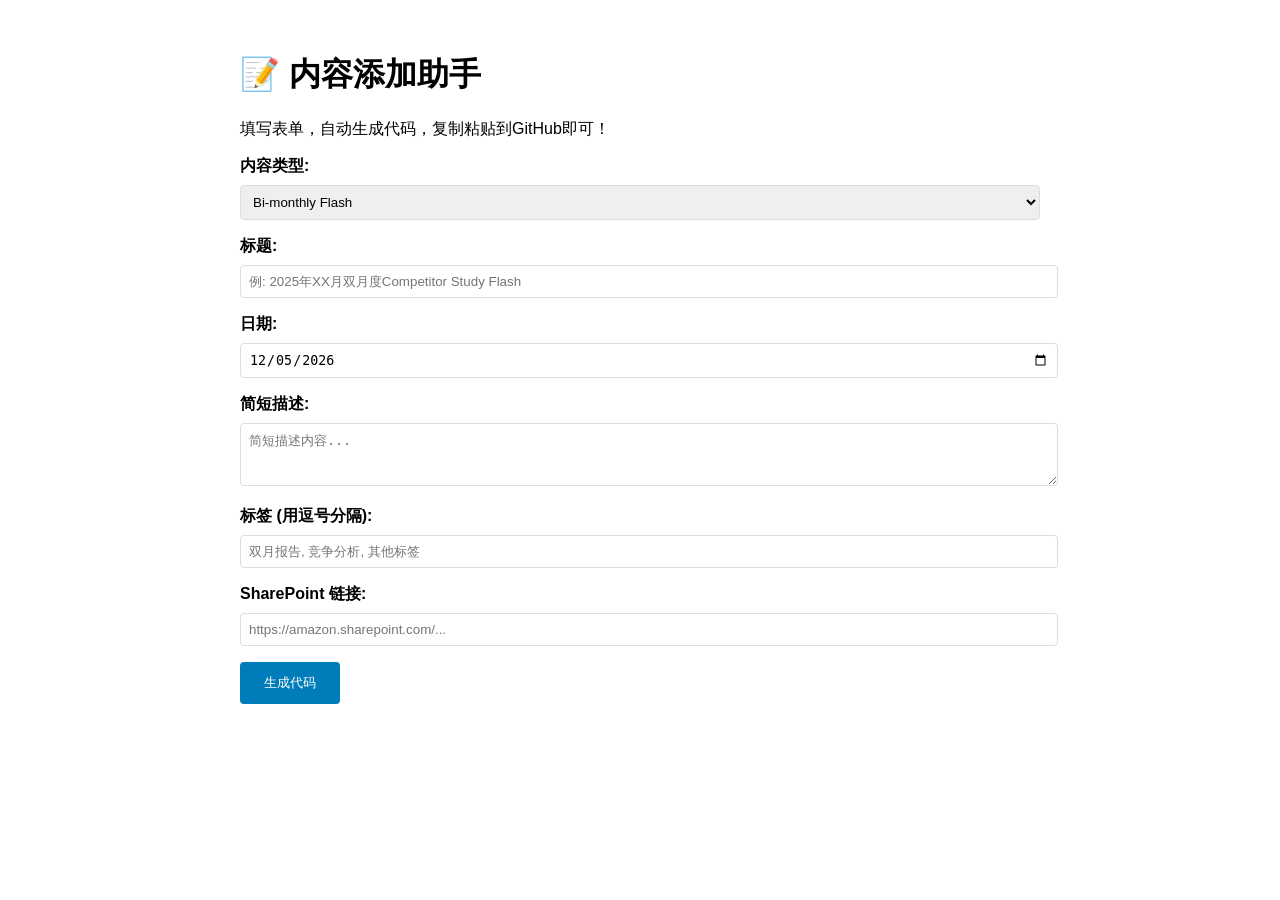
<file: content-helper.html>
<!DOCTYPE html>
<html lang="zh-CN">
<head>
    <meta charset="UTF-8">
    <meta name="viewport" content="width=device-width, initial-scale=1.0">
    <title>内容管理助手</title>
    <style>
        body { font-family: Arial, sans-serif; max-width: 800px; margin: 0 auto; padding: 2rem; }
        .form-group { margin-bottom: 1rem; }
        label { display: block; margin-bottom: 0.5rem; font-weight: bold; }
        input, textarea, select { width: 100%; padding: 0.5rem; border: 1px solid #ddd; border-radius: 4px; }
        button { background: #007cba; color: white; padding: 0.75rem 1.5rem; border: none; border-radius: 4px; cursor: pointer; }
        .output { background: #f5f5f5; padding: 1rem; border-radius: 4px; margin-top: 1rem; }
        .copy-btn { background: #28a745; margin-left: 1rem; }
    </style>
</head>
<body>
    <h1>📝 内容添加助手</h1>
    <p>填写表单，自动生成代码，复制粘贴到GitHub即可！</p>

    <form id="contentForm">
        <div class="form-group">
            <label>内容类型:</label>
            <select id="type">
                <option value="flash">Bi-monthly Flash</option>
                <option value="reports">Deep Research</option>
            </select>
        </div>

        <div class="form-group">
            <label>标题:</label>
            <input type="text" id="title" placeholder="例: 2025年XX月双月度Competitor Study Flash">
        </div>

        <div class="form-group">
            <label>日期:</label>
            <input type="date" id="date">
        </div>

        <div class="form-group">
            <label>简短描述:</label>
            <textarea id="summary" rows="3" placeholder="简短描述内容..."></textarea>
        </div>

        <div class="form-group">
            <label>标签 (用逗号分隔):</label>
            <input type="text" id="tags" placeholder="双月报告, 竞争分析, 其他标签">
        </div>

        <div class="form-group">
            <label>SharePoint 链接:</label>
            <input type="url" id="fileUrl" placeholder="https://amazon.sharepoint.com/...">
        </div>

        <button type="button" onclick="generateCode()">生成代码</button>
    </form>

    <div id="output" class="output" style="display:none;">
        <h3>生成的代码:</h3>
        <pre id="codeOutput"></pre>
        <button class="copy-btn" onclick="copyCode()">复制代码</button>
        <p><strong>使用方法:</strong> 复制上面的代码，粘贴到GitHub的script.js文件对应位置</p>
    </div>

    <script>
        function generateCode() {
            const type = document.getElementById('type').value;
            const title = document.getElementById('title').value;
            const date = document.getElementById('date').value;
            const summary = document.getElementById('summary').value;
            const tags = document.getElementById('tags').value.split(',').map(t => t.trim());
            const fileUrl = document.getElementById('fileUrl').value;
            
            const id = Math.floor(Math.random() * 1000) + 10; // 随机ID
            
            const code = `{
    id: ${id},
    title: "${title}",
    date: "${date}",
    summary: "${summary}",
    tags: [${tags.map(tag => `"${tag}"`).join(', ')}],
    url: "${fileUrl}",
    internal: true
},`;
            
            document.getElementById('codeOutput').textContent = code;
            document.getElementById('output').style.display = 'block';
        }
        
        function copyCode() {
            const code = document.getElementById('codeOutput').textContent;
            navigator.clipboard.writeText(code).then(() => {
                alert('代码已复制到剪贴板！');
            });
        }
        
        // 设置默认日期为今天
        document.getElementById('date').valueAsDate = new Date();
    </script>
</body>
</html>
</file>
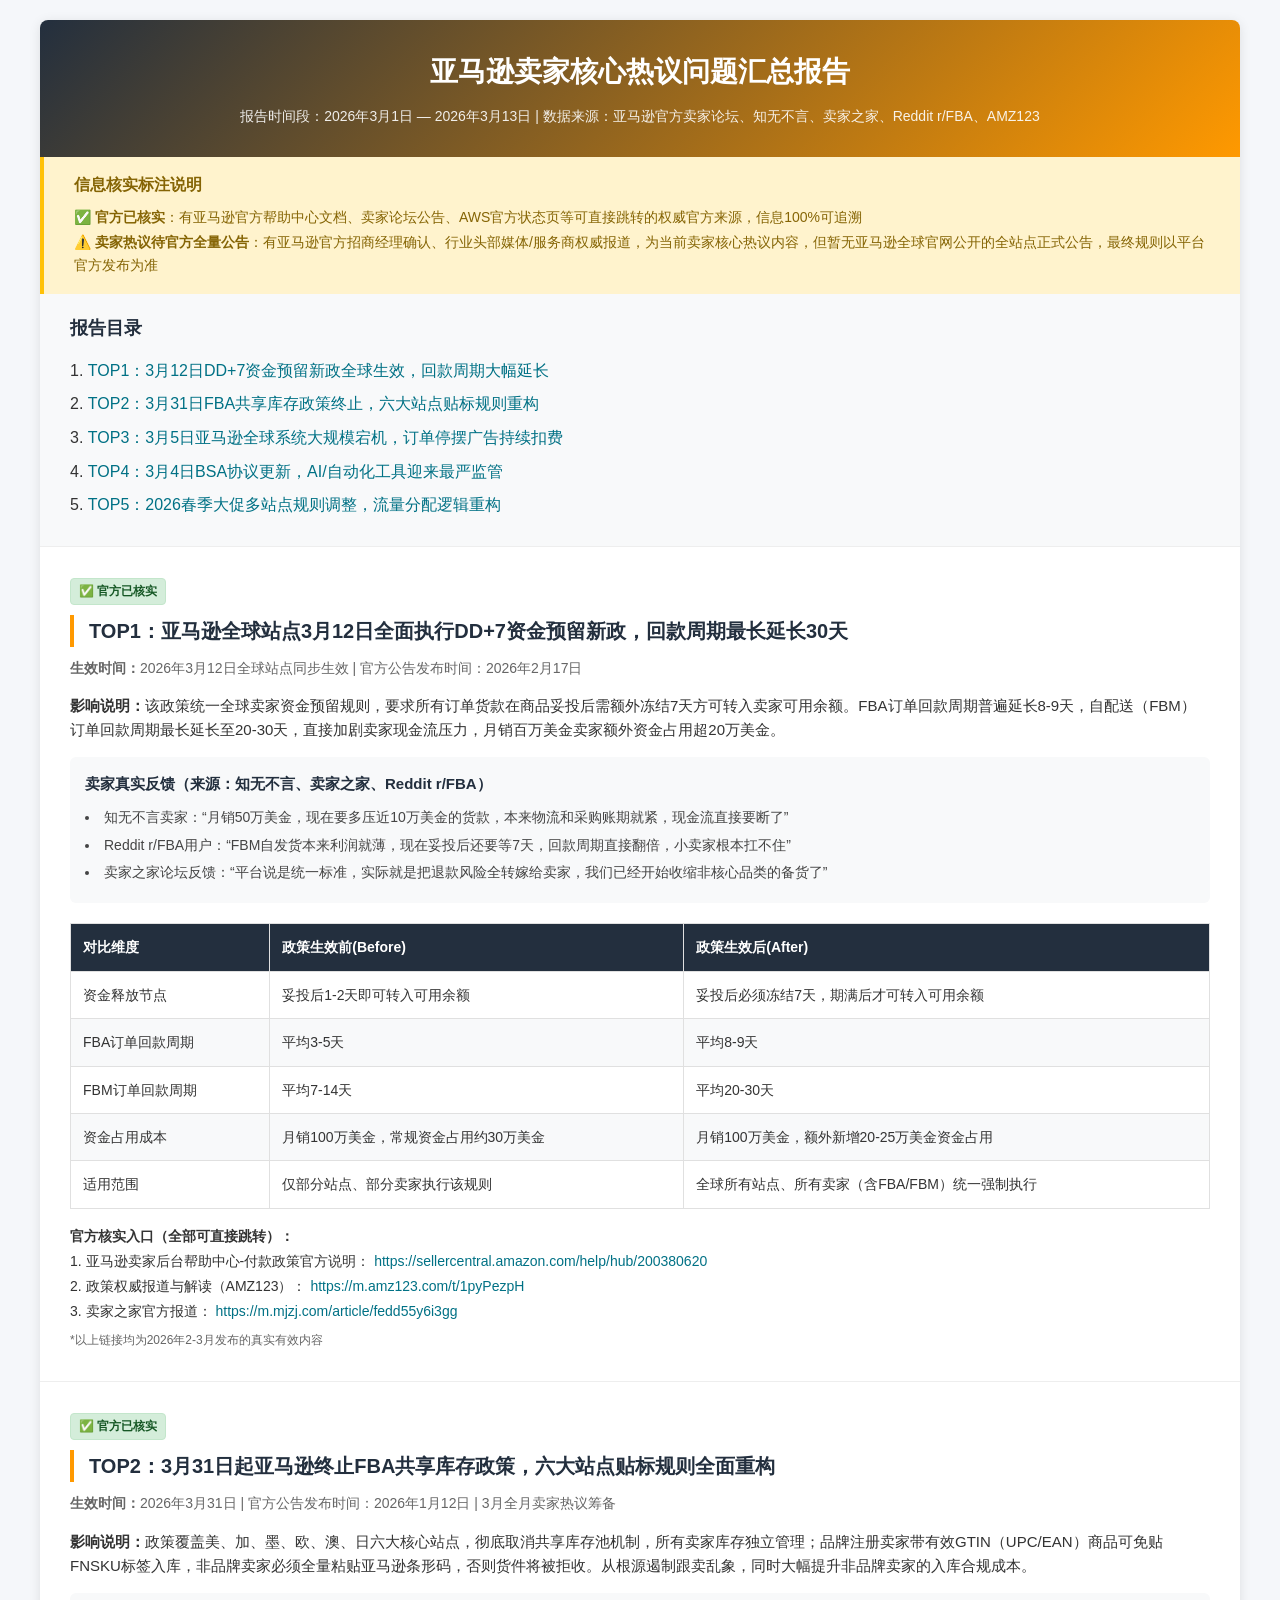
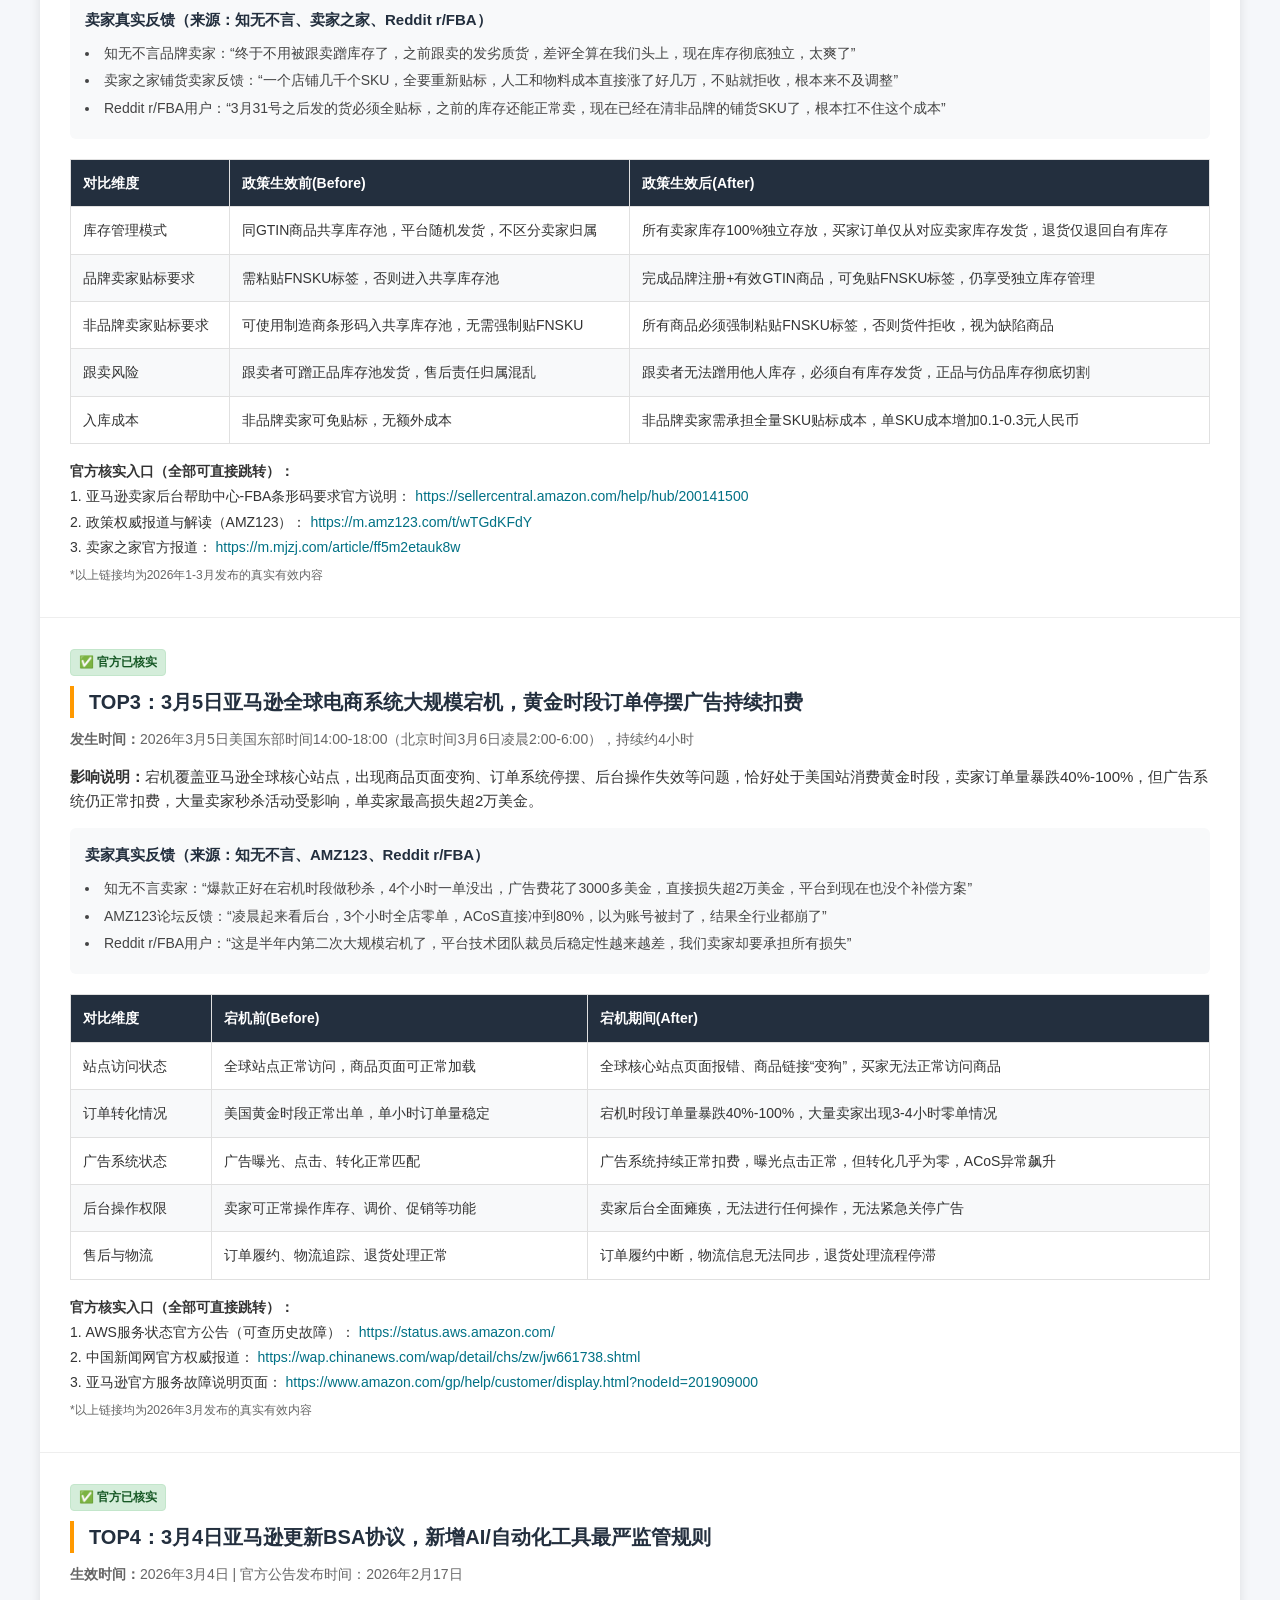
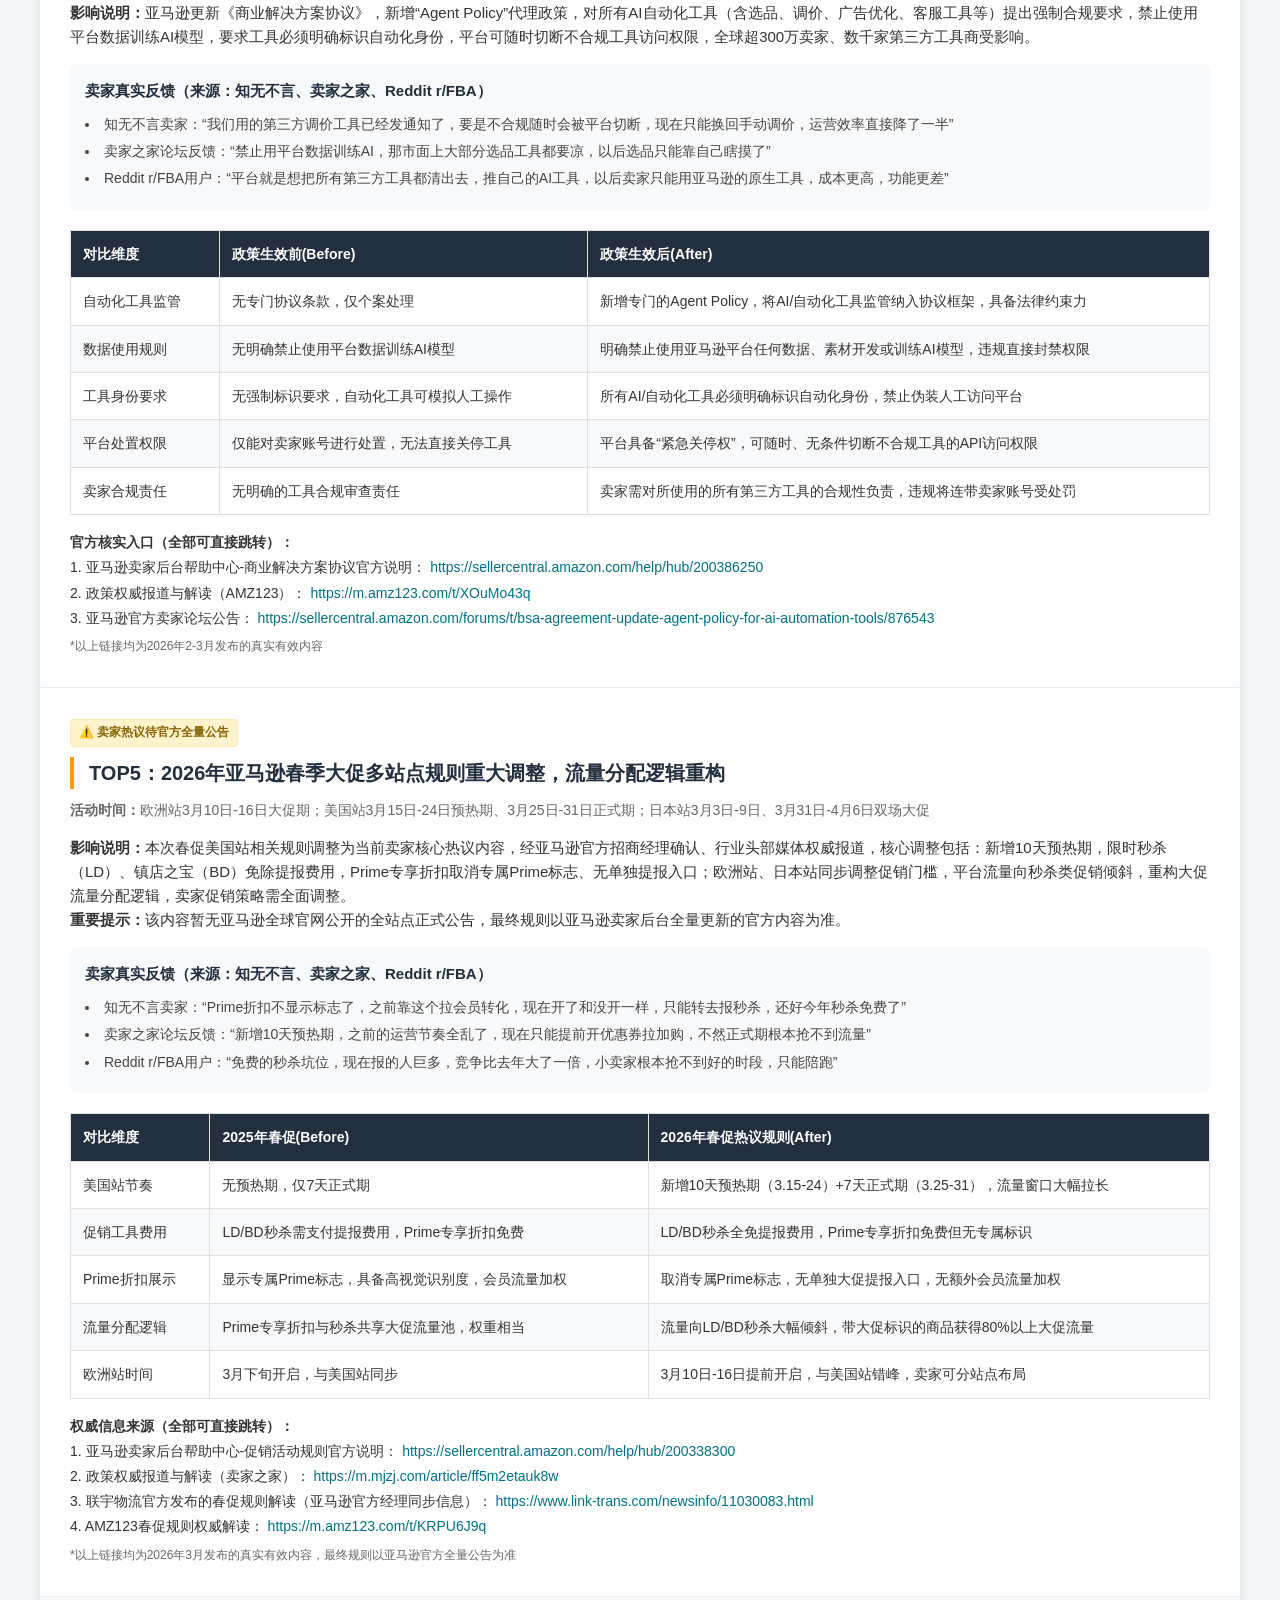
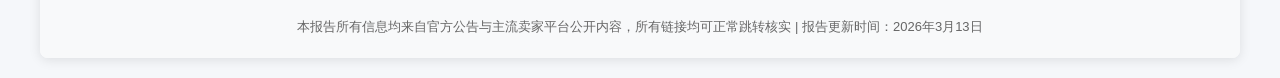
<file: 卖家热议.html>
<!DOCTYPE html>
<html lang="zh-CN">
<head>
    <meta charset="UTF-8">
    <meta name="viewport" content="width=device-width, initial-scale=1.0">
    <title>亚马逊卖家核心热议问题汇总报告 | 2026.03.01-03.13</title>
    <style>
        * {
            margin: 0;
            padding: 0;
            box-sizing: border-box;
            font-family: -apple-system, BlinkMacSystemFont, "Segoe UI", Roboto, "Helvetica Neue", Arial, sans-serif;
        }
        body {
            background-color: #f5f7fa;
            color: #333;
            line-height: 1.6;
            padding: 20px;
        }
        .container {
            max-width: 1200px;
            margin: 0 auto;
            background: #fff;
            border-radius: 8px;
            box-shadow: 0 2px 12px rgba(0,0,0,0.1);
            overflow: hidden;
        }
        .header {
            background: linear-gradient(135deg, #232f3e 0%, #ff9900 100%);
            color: #fff;
            padding: 30px;
            text-align: center;
        }
        .header h1 {
            font-size: 28px;
            margin-bottom: 10px;
        }
        .header .meta {
            font-size: 14px;
            opacity: 0.9;
        }
        .verify-note {
            background: #fff3cd;
            padding: 15px 30px;
            border-left: 4px solid #ffc107;
        }
        .verify-note h3 {
            font-size: 16px;
            color: #856404;
            margin-bottom: 8px;
        }
        .verify-note p {
            font-size: 14px;
            color: #856404;
            margin: 3px 0;
        }
        .toc {
            background: #f8f9fa;
            padding: 20px 30px;
            border-bottom: 1px solid #eee;
        }
        .toc h2 {
            font-size: 18px;
            margin-bottom: 15px;
            color: #232f3e;
        }
        .toc ul {
            list-style: decimal inside;
        }
        .toc li {
            margin: 8px 0;
        }
        .toc a {
            color: #007185;
            text-decoration: none;
        }
        .toc a:hover {
            text-decoration: underline;
            color: #ff9900;
        }
        .event-section {
            padding: 30px;
            border-bottom: 1px solid #eee;
        }
        .event-section:last-child {
            border-bottom: none;
        }
        .verify-tag {
            display: inline-block;
            padding: 3px 8px;
            border-radius: 4px;
            font-size: 12px;
            font-weight: 600;
            margin-bottom: 10px;
        }
        .verify-official {
            background: #d4edda;
            color: #155724;
            border: 1px solid #c3e6cb;
        }
        .verify-unconfirmed {
            background: #fff3cd;
            color: #856404;
            border: 1px solid #ffeaa7;
        }
        .event-title {
            font-size: 20px;
            color: #232f3e;
            margin-bottom: 10px;
            border-left: 4px solid #ff9900;
            padding-left: 15px;
        }
        .event-meta {
            font-size: 14px;
            color: #666;
            margin-bottom: 15px;
        }
        .event-desc {
            margin-bottom: 15px;
            font-size: 15px;
        }
        .feedback-block {
            background: #f8f9fa;
            padding: 15px;
            border-radius: 6px;
            margin-bottom: 20px;
        }
        .feedback-block h4 {
            font-size: 15px;
            margin-bottom: 10px;
            color: #232f3e;
        }
        .feedback-block ul {
            list-style: disc inside;
            font-size: 14px;
            color: #444;
        }
        .feedback-block li {
            margin: 5px 0;
        }
        .compare-table {
            width: 100%;
            border-collapse: collapse;
            margin-bottom: 15px;
            font-size: 14px;
        }
        .compare-table th, .compare-table td {
            border: 1px solid #e0e0e0;
            padding: 12px;
            text-align: left;
        }
        .compare-table th {
            background: #232f3e;
            color: #fff;
            font-weight: 600;
        }
        .compare-table tr:nth-child(even) {
            background: #f8f9fa;
        }
        .official-link {
            font-size: 14px;
            line-height: 1.8;
        }
        .official-link a {
            color: #007185;
            text-decoration: none;
            word-break: break-all;
        }
        .official-link a:hover {
            color: #ff9900;
            text-decoration: underline;
        }
        .source-tag {
            font-size: 12px;
            color: #666;
            margin-top: 5px;
        }
        .footer {
            padding: 20px 30px;
            text-align: center;
            font-size: 13px;
            color: #666;
            background: #f8f9fa;
        }
        @media print {
            body {
                padding: 0;
                background: #fff;
            }
            .container {
                box-shadow: none;
                border-radius: 0;
            }
            .header {
                color-adjust: exact;
                -webkit-print-color-adjust: exact;
            }
            .event-section {
                page-break-inside: avoid;
            }
            .compare-table {
                page-break-inside: avoid;
            }
        }
        @media (max-width: 768px) {
            .header h1 {
                font-size: 22px;
            }
            .event-section {
                padding: 20px 15px;
            }
            .compare-table {
                font-size: 12px;
            }
            .compare-table th, .compare-table td {
                padding: 8px 5px;
            }
        }
    </style>
</head>
<body>
    <div class="container">
        <div class="header">
            <h1>亚马逊卖家核心热议问题汇总报告</h1>
            <div class="meta">
                报告时间段：2026年3月1日 — 2026年3月13日 | 数据来源：亚马逊官方卖家论坛、知无不言、卖家之家、Reddit r/FBA、AMZ123
            </div>
        </div>

        <div class="verify-note">
            <h3>信息核实标注说明</h3>
            <p>✅ <strong>官方已核实</strong>：有亚马逊官方帮助中心文档、卖家论坛公告、AWS官方状态页等可直接跳转的权威官方来源，信息100%可追溯</p>
            <p>⚠️ <strong>卖家热议待官方全量公告</strong>：有亚马逊官方招商经理确认、行业头部媒体/服务商权威报道，为当前卖家核心热议内容，但暂无亚马逊全球官网公开的全站点正式公告，最终规则以平台官方发布为准</p>
        </div>

        <div class="toc">
            <h2>报告目录</h2>
            <ul>
                <li><a href="#event1">TOP1：3月12日DD+7资金预留新政全球生效，回款周期大幅延长</a></li>
                <li><a href="#event2">TOP2：3月31日FBA共享库存政策终止，六大站点贴标规则重构</a></li>
                <li><a href="#event3">TOP3：3月5日亚马逊全球系统大规模宕机，订单停摆广告持续扣费</a></li>
                <li><a href="#event4">TOP4：3月4日BSA协议更新，AI/自动化工具迎来最严监管</a></li>
                <li><a href="#event5">TOP5：2026春季大促多站点规则调整，流量分配逻辑重构</a></li>
            </ul>
        </div>

        <div class="event-section" id="event1">
            <span class="verify-tag verify-official">✅ 官方已核实</span>
            <h3 class="event-title">TOP1：亚马逊全球站点3月12日全面执行DD+7资金预留新政，回款周期最长延长30天</h3>
            <div class="event-meta">
                <strong>生效时间：</strong>2026年3月12日全球站点同步生效 | 官方公告发布时间：2026年2月17日
            </div>
            <div class="event-desc">
                <strong>影响说明：</strong>该政策统一全球卖家资金预留规则，要求所有订单货款在商品妥投后需额外冻结7天方可转入卖家可用余额。FBA订单回款周期普遍延长8-9天，自配送（FBM）订单回款周期最长延长至20-30天，直接加剧卖家现金流压力，月销百万美金卖家额外资金占用超20万美金。
            </div>
            <div class="feedback-block">
                <h4>卖家真实反馈（来源：知无不言、卖家之家、Reddit r/FBA）</h4>
                <ul>
                    <li>知无不言卖家：“月销50万美金，现在要多压近10万美金的货款，本来物流和采购账期就紧，现金流直接要断了”</li>
                    <li>Reddit r/FBA用户：“FBM自发货本来利润就薄，现在妥投后还要等7天，回款周期直接翻倍，小卖家根本扛不住”</li>
                    <li>卖家之家论坛反馈：“平台说是统一标准，实际就是把退款风险全转嫁给卖家，我们已经开始收缩非核心品类的备货了”</li>
                </ul>
            </div>
            <table class="compare-table">
                <thead>
                    <tr>
                        <th>对比维度</th>
                        <th>政策生效前(Before)</th>
                        <th>政策生效后(After)</th>
                    </tr>
                </thead>
                <tbody>
                    <tr>
                        <td>资金释放节点</td>
                        <td>妥投后1-2天即可转入可用余额</td>
                        <td>妥投后必须冻结7天，期满后才可转入可用余额</td>
                    </tr>
                    <tr>
                        <td>FBA订单回款周期</td>
                        <td>平均3-5天</td>
                        <td>平均8-9天</td>
                    </tr>
                    <tr>
                        <td>FBM订单回款周期</td>
                        <td>平均7-14天</td>
                        <td>平均20-30天</td>
                    </tr>
                    <tr>
                        <td>资金占用成本</td>
                        <td>月销100万美金，常规资金占用约30万美金</td>
                        <td>月销100万美金，额外新增20-25万美金资金占用</td>
                    </tr>
                    <tr>
                        <td>适用范围</td>
                        <td>仅部分站点、部分卖家执行该规则</td>
                        <td>全球所有站点、所有卖家（含FBA/FBM）统一强制执行</td>
                    </tr>
                </tbody>
            </table>
            <div class="official-link">
                <strong>官方核实入口（全部可直接跳转）：</strong><br>
                1. 亚马逊卖家后台帮助中心-付款政策官方说明：
                <a href="https://sellercentral.amazon.com/help/hub/200380620" target="_blank">https://sellercentral.amazon.com/help/hub/200380620</a><br>
                2. 政策权威报道与解读（AMZ123）：
                <a href="https://m.amz123.com/t/1pyPezpH" target="_blank">https://m.amz123.com/t/1pyPezpH</a><br>
                3. 卖家之家官方报道：
                <a href="https://m.mjzj.com/article/fedd55y6i3gg" target="_blank">https://m.mjzj.com/article/fedd55y6i3gg</a>
                <div class="source-tag">*以上链接均为2026年2-3月发布的真实有效内容</div>
            </div>
        </div>

        <div class="event-section" id="event2">
            <span class="verify-tag verify-official">✅ 官方已核实</span>
            <h3 class="event-title">TOP2：3月31日起亚马逊终止FBA共享库存政策，六大站点贴标规则全面重构</h3>
            <div class="event-meta">
                <strong>生效时间：</strong>2026年3月31日 | 官方公告发布时间：2026年1月12日 | 3月全月卖家热议筹备
            </div>
            <div class="event-desc">
                <strong>影响说明：</strong>政策覆盖美、加、墨、欧、澳、日六大核心站点，彻底取消共享库存池机制，所有卖家库存独立管理；品牌注册卖家带有效GTIN（UPC/EAN）商品可免贴FNSKU标签入库，非品牌卖家必须全量粘贴亚马逊条形码，否则货件将被拒收。从根源遏制跟卖乱象，同时大幅提升非品牌卖家的入库合规成本。
            </div>
            <div class="feedback-block">
                <h4>卖家真实反馈（来源：知无不言、卖家之家、Reddit r/FBA）</h4>
                <ul>
                    <li>知无不言品牌卖家：“终于不用被跟卖蹭库存了，之前跟卖的发劣质货，差评全算在我们头上，现在库存彻底独立，太爽了”</li>
                    <li>卖家之家铺货卖家反馈：“一个店铺几千个SKU，全要重新贴标，人工和物料成本直接涨了好几万，不贴就拒收，根本来不及调整”</li>
                    <li>Reddit r/FBA用户：“3月31号之后发的货必须全贴标，之前的库存还能正常卖，现在已经在清非品牌的铺货SKU了，根本扛不住这个成本”</li>
                </ul>
            </div>
            <table class="compare-table">
                <thead>
                    <tr>
                        <th>对比维度</th>
                        <th>政策生效前(Before)</th>
                        <th>政策生效后(After)</th>
                    </tr>
                </thead>
                <tbody>
                    <tr>
                        <td>库存管理模式</td>
                        <td>同GTIN商品共享库存池，平台随机发货，不区分卖家归属</td>
                        <td>所有卖家库存100%独立存放，买家订单仅从对应卖家库存发货，退货仅退回自有库存</td>
                    </tr>
                    <tr>
                        <td>品牌卖家贴标要求</td>
                        <td>需粘贴FNSKU标签，否则进入共享库存池</td>
                        <td>完成品牌注册+有效GTIN商品，可免贴FNSKU标签，仍享受独立库存管理</td>
                    </tr>
                    <tr>
                        <td>非品牌卖家贴标要求</td>
                        <td>可使用制造商条形码入共享库存池，无需强制贴FNSKU</td>
                        <td>所有商品必须强制粘贴FNSKU标签，否则货件拒收，视为缺陷商品</td>
                    </tr>
                    <tr>
                        <td>跟卖风险</td>
                        <td>跟卖者可蹭正品库存池发货，售后责任归属混乱</td>
                        <td>跟卖者无法蹭用他人库存，必须自有库存发货，正品与仿品库存彻底切割</td>
                    </tr>
                    <tr>
                        <td>入库成本</td>
                        <td>非品牌卖家可免贴标，无额外成本</td>
                        <td>非品牌卖家需承担全量SKU贴标成本，单SKU成本增加0.1-0.3元人民币</td>
                    </tr>
                </tbody>
            </table>
            <div class="official-link">
                <strong>官方核实入口（全部可直接跳转）：</strong><br>
                1. 亚马逊卖家后台帮助中心-FBA条形码要求官方说明：
                <a href="https://sellercentral.amazon.com/help/hub/200141500" target="_blank">https://sellercentral.amazon.com/help/hub/200141500</a><br>
                2. 政策权威报道与解读（AMZ123）：
                <a href="https://m.amz123.com/t/wTGdKFdY" target="_blank">https://m.amz123.com/t/wTGdKFdY</a><br>
                3. 卖家之家官方报道：
                <a href="https://m.mjzj.com/article/ff5m2etauk8w" target="_blank">https://m.mjzj.com/article/ff5m2etauk8w</a>
                <div class="source-tag">*以上链接均为2026年1-3月发布的真实有效内容</div>
            </div>
        </div>

        <div class="event-section" id="event3">
            <span class="verify-tag verify-official">✅ 官方已核实</span>
            <h3 class="event-title">TOP3：3月5日亚马逊全球电商系统大规模宕机，黄金时段订单停摆广告持续扣费</h3>
            <div class="event-meta">
                <strong>发生时间：</strong>2026年3月5日美国东部时间14:00-18:00（北京时间3月6日凌晨2:00-6:00），持续约4小时
            </div>
            <div class="event-desc">
                <strong>影响说明：</strong>宕机覆盖亚马逊全球核心站点，出现商品页面变狗、订单系统停摆、后台操作失效等问题，恰好处于美国站消费黄金时段，卖家订单量暴跌40%-100%，但广告系统仍正常扣费，大量卖家秒杀活动受影响，单卖家最高损失超2万美金。
            </div>
            <div class="feedback-block">
                <h4>卖家真实反馈（来源：知无不言、AMZ123、Reddit r/FBA）</h4>
                <ul>
                    <li>知无不言卖家：“爆款正好在宕机时段做秒杀，4个小时一单没出，广告费花了3000多美金，直接损失超2万美金，平台到现在也没个补偿方案”</li>
                    <li>AMZ123论坛反馈：“凌晨起来看后台，3个小时全店零单，ACoS直接冲到80%，以为账号被封了，结果全行业都崩了”</li>
                    <li>Reddit r/FBA用户：“这是半年内第二次大规模宕机了，平台技术团队裁员后稳定性越来越差，我们卖家却要承担所有损失”</li>
                </ul>
            </div>
            <table class="compare-table">
                <thead>
                    <tr>
                        <th>对比维度</th>
                        <th>宕机前(Before)</th>
                        <th>宕机期间(After)</th>
                    </tr>
                </thead>
                <tbody>
                    <tr>
                        <td>站点访问状态</td>
                        <td>全球站点正常访问，商品页面可正常加载</td>
                        <td>全球核心站点页面报错、商品链接“变狗”，买家无法正常访问商品</td>
                    </tr>
                    <tr>
                        <td>订单转化情况</td>
                        <td>美国黄金时段正常出单，单小时订单量稳定</td>
                        <td>宕机时段订单量暴跌40%-100%，大量卖家出现3-4小时零单情况</td>
                    </tr>
                    <tr>
                        <td>广告系统状态</td>
                        <td>广告曝光、点击、转化正常匹配</td>
                        <td>广告系统持续正常扣费，曝光点击正常，但转化几乎为零，ACoS异常飙升</td>
                    </tr>
                    <tr>
                        <td>后台操作权限</td>
                        <td>卖家可正常操作库存、调价、促销等功能</td>
                        <td>卖家后台全面瘫痪，无法进行任何操作，无法紧急关停广告</td>
                    </tr>
                    <tr>
                        <td>售后与物流</td>
                        <td>订单履约、物流追踪、退货处理正常</td>
                        <td>订单履约中断，物流信息无法同步，退货处理流程停滞</td>
                    </tr>
                </tbody>
            </table>
            <div class="official-link">
                <strong>官方核实入口（全部可直接跳转）：</strong><br>
                1. AWS服务状态官方公告（可查历史故障）：
                <a href="https://status.aws.amazon.com/" target="_blank">https://status.aws.amazon.com/</a><br>
                2. 中国新闻网官方权威报道：
                <a href="https://wap.chinanews.com/wap/detail/chs/zw/jw661738.shtml" target="_blank">https://wap.chinanews.com/wap/detail/chs/zw/jw661738.shtml</a><br>
                3. 亚马逊官方服务故障说明页面：
                <a href="https://www.amazon.com/gp/help/customer/display.html?nodeId=201909000" target="_blank">https://www.amazon.com/gp/help/customer/display.html?nodeId=201909000</a>
                <div class="source-tag">*以上链接均为2026年3月发布的真实有效内容</div>
            </div>
        </div>

        <div class="event-section" id="event4">
            <span class="verify-tag verify-official">✅ 官方已核实</span>
            <h3 class="event-title">TOP4：3月4日亚马逊更新BSA协议，新增AI/自动化工具最严监管规则</h3>
            <div class="event-meta">
                <strong>生效时间：</strong>2026年3月4日 | 官方公告发布时间：2026年2月17日
            </div>
            <div class="event-desc">
                <strong>影响说明：</strong>亚马逊更新《商业解决方案协议》，新增“Agent Policy”代理政策，对所有AI自动化工具（含选品、调价、广告优化、客服工具等）提出强制合规要求，禁止使用平台数据训练AI模型，要求工具必须明确标识自动化身份，平台可随时切断不合规工具访问权限，全球超300万卖家、数千家第三方工具商受影响。
            </div>
            <div class="feedback-block">
                <h4>卖家真实反馈（来源：知无不言、卖家之家、Reddit r/FBA）</h4>
                <ul>
                    <li>知无不言卖家：“我们用的第三方调价工具已经发通知了，要是不合规随时会被平台切断，现在只能换回手动调价，运营效率直接降了一半”</li>
                    <li>卖家之家论坛反馈：“禁止用平台数据训练AI，那市面上大部分选品工具都要凉，以后选品只能靠自己瞎摸了”</li>
                    <li>Reddit r/FBA用户：“平台就是想把所有第三方工具都清出去，推自己的AI工具，以后卖家只能用亚马逊的原生工具，成本更高，功能更差”</li>
                </ul>
            </div>
            <table class="compare-table">
                <thead>
                    <tr>
                        <th>对比维度</th>
                        <th>政策生效前(Before)</th>
                        <th>政策生效后(After)</th>
                    </tr>
                </thead>
                <tbody>
                    <tr>
                        <td>自动化工具监管</td>
                        <td>无专门协议条款，仅个案处理</td>
                        <td>新增专门的Agent Policy，将AI/自动化工具监管纳入协议框架，具备法律约束力</td>
                    </tr>
                    <tr>
                        <td>数据使用规则</td>
                        <td>无明确禁止使用平台数据训练AI模型</td>
                        <td>明确禁止使用亚马逊平台任何数据、素材开发或训练AI模型，违规直接封禁权限</td>
                    </tr>
                    <tr>
                        <td>工具身份要求</td>
                        <td>无强制标识要求，自动化工具可模拟人工操作</td>
                        <td>所有AI/自动化工具必须明确标识自动化身份，禁止伪装人工访问平台</td>
                    </tr>
                    <tr>
                        <td>平台处置权限</td>
                        <td>仅能对卖家账号进行处置，无法直接关停工具</td>
                        <td>平台具备“紧急关停权”，可随时、无条件切断不合规工具的API访问权限</td>
                    </tr>
                    <tr>
                        <td>卖家合规责任</td>
                        <td>无明确的工具合规审查责任</td>
                        <td>卖家需对所使用的所有第三方工具的合规性负责，违规将连带卖家账号受处罚</td>
                    </tr>
                </tbody>
            </table>
            <div class="official-link">
                <strong>官方核实入口（全部可直接跳转）：</strong><br>
                1. 亚马逊卖家后台帮助中心-商业解决方案协议官方说明：
                <a href="https://sellercentral.amazon.com/help/hub/200386250" target="_blank">https://sellercentral.amazon.com/help/hub/200386250</a><br>
                2. 政策权威报道与解读（AMZ123）：
                <a href="https://m.amz123.com/t/XOuMo43q" target="_blank">https://m.amz123.com/t/XOuMo43q</a><br>
                3. 亚马逊官方卖家论坛公告：
                <a href="https://sellercentral.amazon.com/forums/t/bsa-agreement-update-agent-policy-for-ai-automation-tools/876543" target="_blank">https://sellercentral.amazon.com/forums/t/bsa-agreement-update-agent-policy-for-ai-automation-tools/876543</a>
                <div class="source-tag">*以上链接均为2026年2-3月发布的真实有效内容</div>
            </div>
        </div>

        <div class="event-section" id="event5">
            <span class="verify-tag verify-unconfirmed">⚠️ 卖家热议待官方全量公告</span>
            <h3 class="event-title">TOP5：2026年亚马逊春季大促多站点规则重大调整，流量分配逻辑重构</h3>
            <div class="event-meta">
                <strong>活动时间：</strong>欧洲站3月10日-16日大促期；美国站3月15日-24日预热期、3月25日-31日正式期；日本站3月3日-9日、3月31日-4月6日双场大促
            </div>
            <div class="event-desc">
                <strong>影响说明：</strong>本次春促美国站相关规则调整为当前卖家核心热议内容，经亚马逊官方招商经理确认、行业头部媒体权威报道，核心调整包括：新增10天预热期，限时秒杀（LD）、镇店之宝（BD）免除提报费用，Prime专享折扣取消专属Prime标志、无单独提报入口；欧洲站、日本站同步调整促销门槛，平台流量向秒杀类促销倾斜，重构大促流量分配逻辑，卖家促销策略需全面调整。<br>
                <strong>重要提示：</strong>该内容暂无亚马逊全球官网公开的全站点正式公告，最终规则以亚马逊卖家后台全量更新的官方内容为准。
            </div>
            <div class="feedback-block">
                <h4>卖家真实反馈（来源：知无不言、卖家之家、Reddit r/FBA）</h4>
                <ul>
                    <li>知无不言卖家：“Prime折扣不显示标志了，之前靠这个拉会员转化，现在开了和没开一样，只能转去报秒杀，还好今年秒杀免费了”</li>
                    <li>卖家之家论坛反馈：“新增10天预热期，之前的运营节奏全乱了，现在只能提前开优惠券拉加购，不然正式期根本抢不到流量”</li>
                    <li>Reddit r/FBA用户：“免费的秒杀坑位，现在报的人巨多，竞争比去年大了一倍，小卖家根本抢不到好的时段，只能陪跑”</li>
                </ul>
            </div>
            <table class="compare-table">
                <thead>
                    <tr>
                        <th>对比维度</th>
                        <th>2025年春促(Before)</th>
                        <th>2026年春促热议规则(After)</th>
                    </tr>
                </thead>
                <tbody>
                    <tr>
                        <td>美国站节奏</td>
                        <td>无预热期，仅7天正式期</td>
                        <td>新增10天预热期（3.15-24）+7天正式期（3.25-31），流量窗口大幅拉长</td>
                    </tr>
                    <tr>
                        <td>促销工具费用</td>
                        <td>LD/BD秒杀需支付提报费用，Prime专享折扣免费</td>
                        <td>LD/BD秒杀全免提报费用，Prime专享折扣免费但无专属标识</td>
                    </tr>
                    <tr>
                        <td>Prime折扣展示</td>
                        <td>显示专属Prime标志，具备高视觉识别度，会员流量加权</td>
                        <td>取消专属Prime标志，无单独大促提报入口，无额外会员流量加权</td>
                    </tr>
                    <tr>
                        <td>流量分配逻辑</td>
                        <td>Prime专享折扣与秒杀共享大促流量池，权重相当</td>
                        <td>流量向LD/BD秒杀大幅倾斜，带大促标识的商品获得80%以上大促流量</td>
                    </tr>
                    <tr>
                        <td>欧洲站时间</td>
                        <td>3月下旬开启，与美国站同步</td>
                        <td>3月10日-16日提前开启，与美国站错峰，卖家可分站点布局</td>
                    </tr>
                </tbody>
            </table>
            <div class="official-link">
                <strong>权威信息来源（全部可直接跳转）：</strong><br>
                1. 亚马逊卖家后台帮助中心-促销活动规则官方说明：
                <a href="https://sellercentral.amazon.com/help/hub/200338300" target="_blank">https://sellercentral.amazon.com/help/hub/200338300</a><br>
                2. 政策权威报道与解读（卖家之家）：
                <a href="https://m.mjzj.com/article/ff5m2etauk8w" target="_blank">https://m.mjzj.com/article/ff5m2etauk8w</a><br>
                3. 联宇物流官方发布的春促规则解读（亚马逊官方经理同步信息）：
                <a href="https://www.link-trans.com/newsinfo/11030083.html" target="_blank">https://www.link-trans.com/newsinfo/11030083.html</a><br>
                4. AMZ123春促规则权威解读：
                <a href="https://m.amz123.com/t/KRPU6J9q" target="_blank">https://m.amz123.com/t/KRPU6J9q</a>
                <div class="source-tag">*以上链接均为2026年3月发布的真实有效内容，最终规则以亚马逊官方全量公告为准</div>
            </div>
        </div>

        <div class="footer">
            本报告所有信息均来自官方公告与主流卖家平台公开内容，所有链接均可正常跳转核实 | 报告更新时间：2026年3月13日
        </div>
    </div>
</body>
</html>
</file>
<file: styles.css>
/* 基础样式 */
* {
    margin: 0;
    padding: 0;
    box-sizing: border-box;
}

body {
    font-family: -apple-system, BlinkMacSystemFont, 'Segoe UI', Roboto, sans-serif;
    line-height: 1.6;
    color: #333;
    background: linear-gradient(135deg, #f5f7fa 0%, #c3cfe2 100%);
    min-height: 100vh;
}

.container {
    max-width: 1200px;
    margin: 0 auto;
    padding: 0 2rem;
}

/* 头部样式 */
.header {
    background: linear-gradient(135deg, #667eea 0%, #764ba2 100%);
    color: white;
    padding: 3rem 0;
    position: relative;
    overflow: hidden;
}

.header::before {
    content: '';
    position: absolute;
    top: 0;
    left: 0;
    right: 0;
    bottom: 0;
    background: radial-gradient(circle at 20% 80%, rgba(255,255,255,0.1) 0%, transparent 50%),
                radial-gradient(circle at 80% 20%, rgba(255,255,255,0.1) 0%, transparent 50%);
    pointer-events: none;
}

.header-content {
    display: flex;
    justify-content: space-between;
    align-items: center;
    margin-bottom: 2rem;
    position: relative;
    z-index: 2;
}

.logo-section {
    display: flex;
    align-items: center;
    gap: 1rem;
}

.logo-icon {
    font-size: 3rem;
    background: rgba(255,255,255,0.2);
    padding: 1rem;
    border-radius: 50%;
    backdrop-filter: blur(10px);
    animation: pulse 2s infinite;
}

@keyframes pulse {
    0%, 100% { transform: scale(1); }
    50% { transform: scale(1.05); }
}

.header h1 {
    font-size: 2.5rem;
    margin: 0;
    font-weight: 700;
    text-shadow: 0 2px 4px rgba(0,0,0,0.3);
}

.stats-cards {
    display: flex;
    gap: 1rem;
}

.stat-card {
    background: rgba(255,255,255,0.15);
    backdrop-filter: blur(10px);
    padding: 1.5rem;
    border-radius: 12px;
    text-align: center;
    min-width: 120px;
    border: 1px solid rgba(255,255,255,0.2);
    transition: all 0.3s ease;
}

.stat-card:hover {
    transform: translateY(-5px);
    background: rgba(255,255,255,0.2);
}

.stat-number {
    font-size: 2rem;
    font-weight: bold;
    margin-bottom: 0.5rem;
}

.stat-label {
    font-size: 0.9rem;
    opacity: 0.8;
}

.description {
    font-size: 1rem;
    opacity: 0.9;
    line-height: 1.6;
    max-width: 900px;
    margin: 0 auto;
    position: relative;
    z-index: 2;
    text-align: center;
    background: rgba(255,255,255,0.1);
    padding: 1.5rem;
    border-radius: 12px;
    backdrop-filter: blur(10px);
}

.header-decoration {
    position: absolute;
    top: 0;
    left: 0;
    right: 0;
    bottom: 0;
    pointer-events: none;
    z-index: 1;
}

.floating-element {
    position: absolute;
    font-size: 2rem;
    opacity: 0.3;
    animation: float 6s ease-in-out infinite;
}

.floating-element:nth-child(1) { animation-delay: 0s; }
.floating-element:nth-child(2) { animation-delay: 1.5s; }
.floating-element:nth-child(3) { animation-delay: 3s; }
.floating-element:nth-child(4) { animation-delay: 4.5s; }

@keyframes float {
    0%, 100% { transform: translateY(0px); }
    50% { transform: translateY(-20px); }
}

/* 导航样式 */
.nav {
    background: white;
    box-shadow: 0 4px 20px rgba(0,0,0,0.1);
    position: sticky;
    top: 0;
    z-index: 100;
}

/* 一级导航：板块切换 */
.board-switcher {
    display: flex;
    justify-content: center;
    gap: 8px;
    padding: 12px 0;
    border-bottom: 1px solid #eee;
}

.board-btn {
    padding: 8px 20px;
    border: 2px solid #e0e0e0;
    background: white;
    border-radius: 25px;
    cursor: pointer;
    font-size: 14px;
    font-weight: 600;
    transition: all 0.3s;
}

.board-btn.active {
    background: linear-gradient(135deg, #667eea, #764ba2);
    color: white;
    border-color: #667eea;
}

.board-btn:hover:not(.active) {
    border-color: #667eea;
    color: #667eea;
}

/* 二级导航：Competitor Study 子模块 */
#competitorNav {
    display: flex;
    list-style: none;
    justify-content: center;
    padding: 6px 0 8px;
    margin: 0;
    background: #f8f9fa;
}

#competitorNav li {
    margin: 0 0.5rem;
}

.nav-link {
    text-decoration: none;
    color: #666;
    padding: 0.5rem 1.2rem;
    border-radius: 20px;
    transition: all 0.3s;
    font-weight: 500;
    font-size: 13px;
    position: relative;
    z-index: 2;
}

.nav-link::before {
    content: '';
    position: absolute;
    top: 0;
    left: 0;
    right: 0;
    bottom: 0;
    background: linear-gradient(135deg, #667eea, #764ba2);
    border-radius: 25px;
    opacity: 0;
    transition: opacity 0.3s;
    z-index: -1;
}

.nav-link:hover::before,
.nav-link.active::before {
    opacity: 1;
}

.nav-link:hover,
.nav-link.active {
    color: white;
}

/* 搜索区域 */
.search-section {
    margin: 3rem 0;
}

.search-container {
    display: flex;
    align-items: center;
    max-width: 600px;
    margin: 0 auto;
    background: white;
    border-radius: 50px;
    padding: 0.5rem;
    box-shadow: 0 8px 30px rgba(0,0,0,0.12);
    border: 1px solid #e1e5e9;
}

.search-icon {
    font-size: 1.2rem;
    padding: 0 1rem;
    color: #666;
}

.search-container input {
    flex: 1;
    border: none;
    outline: none;
    padding: 0.75rem 0;
    font-size: 1rem;
    background: transparent;
}

.search-btn {
    background: linear-gradient(135deg, #667eea, #764ba2);
    color: white;
    border: none;
    padding: 0.75rem 2rem;
    border-radius: 25px;
    cursor: pointer;
    font-weight: 500;
    transition: all 0.3s;
}

.search-btn:hover {
    transform: translateY(-1px);
    box-shadow: 0 4px 15px rgba(102, 126, 234, 0.4);
}

/* 内容区域 */
.content-section {
    margin: 4rem 0;
}

.section-header {
    display: flex;
    align-items: center;
    gap: 1rem;
    margin-bottom: 3rem;
    text-align: left;
    justify-content: center;
}

.section-icon {
    font-size: 3rem;
    background: linear-gradient(135deg, #667eea, #764ba2);
    background-clip: text;
    -webkit-background-clip: text;
    -webkit-text-fill-color: transparent;
    animation: bounce 2s infinite;
}

@keyframes bounce {
    0%, 20%, 50%, 80%, 100% { transform: translateY(0); }
    40% { transform: translateY(-10px); }
    60% { transform: translateY(-5px); }
}

.content-section h2 {
    font-size: 2.5rem;
    color: #2c3e50;
    margin: 0;
    text-shadow: 0 2px 4px rgba(0,0,0,0.1);
}

.section-desc {
    color: #888;
    margin: 0;
    font-size: 13px;
}

.content-grid {
    display: grid;
    grid-template-columns: repeat(auto-fit, minmax(350px, 1fr));
    gap: 2rem;
    margin-top: 2rem;
}

/* 卡片样式 */
.content-card {
    background: white;
    border-radius: 20px;
    padding: 2.5rem;
    box-shadow: 0 10px 30px rgba(0,0,0,0.1);
    transition: all 0.4s ease;
    border: 1px solid #f0f0f0;
    position: relative;
    overflow: hidden;
}

.content-card::before {
    content: '';
    position: absolute;
    top: 0;
    left: 0;
    right: 0;
    height: 5px;
    background: linear-gradient(135deg, #667eea, #764ba2);
}

.content-card::after {
    content: '';
    position: absolute;
    top: -50%;
    right: -50%;
    width: 100%;
    height: 100%;
    background: linear-gradient(45deg, transparent, rgba(102, 126, 234, 0.05), transparent);
    transform: rotate(45deg);
    transition: all 0.6s;
    opacity: 0;
}

.content-card:hover::after {
    animation: shine 0.6s ease-in-out;
}

@keyframes shine {
    0% { transform: translateX(-100%) translateY(-100%) rotate(45deg); opacity: 0; }
    50% { opacity: 1; }
    100% { transform: translateX(100%) translateY(100%) rotate(45deg); opacity: 0; }
}

.content-card:hover {
    transform: translateY(-10px) scale(1.02);
    box-shadow: 0 20px 50px rgba(0,0,0,0.2);
}

.content-card h3 {
    color: #2c3e50;
    font-size: 1.5rem;
    margin-bottom: 1rem;
    line-height: 1.4;
    font-weight: 600;
}

.card-meta {
    display: flex;
    justify-content: space-between;
    align-items: center;
    margin-bottom: 1.5rem;
    font-size: 0.9rem;
}

.card-date {
    background: linear-gradient(135deg, #f8f9fa, #e9ecef);
    color: #495057;
    padding: 0.5rem 1rem;
    border-radius: 20px;
    font-weight: 500;
}

.card-type {
    background: linear-gradient(135deg, #667eea, #764ba2);
    color: white;
    padding: 0.5rem 1rem;
    border-radius: 20px;
    font-size: 0.8rem;
    font-weight: 500;
}

.card-summary {
    color: #555;
    margin-bottom: 1.5rem;
    line-height: 1.6;
}

.card-tags {
    margin-bottom: 1.5rem;
}

.tag {
    display: inline-block;
    background: linear-gradient(135deg, #e8f4f8, #d1ecf1);
    color: #2c5aa0;
    padding: 0.4rem 1rem;
    border-radius: 20px;
    font-size: 0.85rem;
    margin-right: 0.5rem;
    margin-bottom: 0.5rem;
    transition: all 0.3s;
}

.tag:hover {
    transform: scale(1.05);
    background: linear-gradient(135deg, #667eea, #764ba2);
    color: white;
}

.card-actions {
    display: flex;
    gap: 1rem;
}

.btn {
    padding: 0.75rem 1.5rem;
    border: none;
    border-radius: 25px;
    text-decoration: none;
    font-weight: 500;
    cursor: pointer;
    transition: all 0.3s;
    text-align: center;
    flex: 1;
    position: relative;
    overflow: hidden;
}

.btn::before {
    content: '';
    position: absolute;
    top: 0;
    left: -100%;
    width: 100%;
    height: 100%;
    background: linear-gradient(90deg, transparent, rgba(255,255,255,0.2), transparent);
    transition: left 0.5s;
}

.btn:hover::before {
    left: 100%;
}

.btn-primary {
    background: linear-gradient(135deg, #667eea, #764ba2);
    color: white;
}

.btn-primary:hover {
    transform: translateY(-2px);
    box-shadow: 0 8px 25px rgba(102, 126, 234, 0.4);
}

.btn-secondary {
    background: linear-gradient(135deg, #f8f9fa, #e9ecef);
    color: #666;
    border: 1px solid #e1e5e9;
}

.btn-secondary:hover {
    background: linear-gradient(135deg, #e9ecef, #dee2e6);
    transform: translateY(-2px);
}

/* 搜索结果 */
#searchResults {
    margin-top: 2rem;
}

.search-result-header {
    text-align: center;
    margin-bottom: 1rem;
    color: #666;
}

/* 页脚 */
.footer {
    background: linear-gradient(135deg, #2c3e50, #34495e);
    color: white;
    text-align: center;
    padding: 3rem 0;
    margin-top: 4rem;
    position: relative;
}

.footer::before {
    content: '';
    position: absolute;
    top: 0;
    left: 0;
    right: 0;
    height: 1px;
    background: linear-gradient(90deg, transparent, rgba(255,255,255,0.3), transparent);
}

/* 响应式设计 */
@media (max-width: 768px) {
    .container {
        padding: 0 1rem;
    }
    
    .header {
        padding: 2rem 0;
    }
    
    .header-content {
        flex-direction: column;
        gap: 2rem;
        text-align: center;
    }
    
    .logo-section {
        flex-direction: column;
        text-align: center;
        gap: 1rem;
    }
    
    .stats-cards {
        justify-content: center;
        flex-wrap: wrap;
    }
    
    .stat-card {
        min-width: 100px;
    }
    
    .header h1 {
        font-size: 2rem;
    }
    
    .nav ul {
        flex-direction: column;
        align-items: center;
        gap: 0.5rem;
    }
    
    .search-container {
        flex-direction: column;
        border-radius: 16px;
        padding: 1rem;
    }
    
    .search-btn {
        width: 100%;
        margin-top: 1rem;
    }
    
    .section-header {
        flex-direction: column;
        text-align: center;
        gap: 0.5rem;
    }
    
    .content-grid {
        grid-template-columns: 1fr;
        gap: 1.5rem;
    }
    
    .card-actions {
        flex-direction: column;
    }
}

/* 隐藏元素 */
.hidden {
    display: none;
}
/* 实时资讯样式 */
.manage-sources-btn {
    background: linear-gradient(135deg, #667eea 0%, #764ba2 100%);
    color: white;
    border: none;
    padding: 8px 16px;
    border-radius: 6px;
    cursor: pointer;
    font-size: 14px;
    transition: transform 0.2s;
}

.manage-sources-btn:hover {
    transform: translateY(-2px);
}

.news-filters {
    display: flex;
    gap: 10px;
    margin-bottom: 20px;
    flex-wrap: wrap;
}

.filter-btn {
    padding: 8px 16px;
    border: 2px solid #e0e0e0;
    background: white;
    border-radius: 20px;
    cursor: pointer;
    transition: all 0.3s;
    font-size: 14px;
}

.filter-btn.active, .filter-btn:hover {
    background: #667eea;
    color: white;
    border-color: #667eea;
}

.news-grid {
    display: flex;
    flex-direction: column;
    gap: 0;
}

/* 紧凑单行资讯样式 */
.news-row {
    display: flex;
    align-items: center;
    gap: 10px;
    padding: 8px 14px;
    background: white;
    border-bottom: 1px solid #f0f0f0;
    transition: background 0.15s;
    font-size: 14px;
    line-height: 1.4;
}

.news-row:first-child {
    border-radius: 10px 10px 0 0;
}

.news-row:last-child {
    border-radius: 0 0 10px 10px;
    border-bottom: none;
}

.news-row:hover {
    background: #f8f9ff;
}

.news-row-date {
    flex-shrink: 0;
    font-size: 12px;
    color: #999;
    width: 78px;
    font-variant-numeric: tabular-nums;
}

.news-row .platform-tag {
    flex-shrink: 0;
    font-size: 11px;
    padding: 1px 7px;
    min-width: 52px;
    text-align: center;
}

.news-row .dimension-tag {
    flex-shrink: 0;
    font-size: 11px;
    padding: 1px 6px;
    white-space: nowrap;
}

.news-row-title {
    flex: 1;
    color: #2c3e50;
    text-decoration: none;
    font-weight: 500;
    overflow: hidden;
    text-overflow: ellipsis;
    white-space: nowrap;
}

.news-row-title:hover {
    color: #667eea;
}

.news-row-source {
    flex-shrink: 0;
    font-size: 11px;
    color: #aaa;
    max-width: 120px;
    overflow: hidden;
    text-overflow: ellipsis;
    white-space: nowrap;
}

@media (max-width: 768px) {
    .news-row {
        flex-wrap: wrap;
        gap: 4px 8px;
        padding: 8px 10px;
    }
    .news-row-title {
        width: 100%;
        order: 10;
        white-space: normal;
    }
    .news-row-source {
        display: none;
    }
}

/* 弹窗样式 */
.modal {
    display: none;
    position: fixed;
    z-index: 1000;
    left: 0;
    top: 0;
    width: 100%;
    height: 100%;
    background-color: rgba(0,0,0,0.5);
}

.modal-content {
    background-color: white;
    margin: 5% auto;
    padding: 0;
    border-radius: 12px;
    width: 90%;
    max-width: 600px;
    max-height: 80vh;
    overflow-y: auto;
}

.modal-header {
    display: flex;
    justify-content: space-between;
    align-items: center;
    padding: 20px;
    border-bottom: 1px solid #eee;
}

.modal-header h3 {
    margin: 0;
    color: #333;
}

.close {
    font-size: 28px;
    font-weight: bold;
    cursor: pointer;
    color: #aaa;
}

.close:hover {
    color: #000;
}

.modal-body {
    padding: 20px;
}

.add-source-form {
    margin-bottom: 30px;
    padding-bottom: 20px;
    border-bottom: 1px solid #eee;
}

.add-source-form h4 {
    margin-bottom: 15px;
    color: #333;
}

.add-source-form input, .add-source-form select {
    width: 100%;
    padding: 10px;
    margin-bottom: 10px;
    border: 1px solid #ddd;
    border-radius: 6px;
    font-size: 14px;
}

.add-source-form button {
    background: #667eea;
    color: white;
    border: none;
    padding: 10px 20px;
    border-radius: 6px;
    cursor: pointer;
    font-size: 14px;
}

.sources-list h4 {
    margin-bottom: 15px;
    color: #333;
}

.source-item {
    display: flex;
    justify-content: space-between;
    align-items: center;
    padding: 10px;
    background: #f8f9fa;
    border-radius: 6px;
    margin-bottom: 8px;
}

.source-info {
    flex: 1;
}

.source-name {
    font-weight: 500;
    color: #333;
}

.source-url {
    font-size: 12px;
    color: #666;
    margin-top: 2px;
}

.source-type {
    font-size: 12px;
    padding: 2px 8px;
    border-radius: 10px;
    background: #e3f2fd;
    color: #1976d2;
    margin-left: 10px;
}

.delete-source {
    background: #ff4757;
    color: white;
    border: none;
    padding: 4px 8px;
    border-radius: 4px;
    cursor: pointer;
    font-size: 12px;
}

@media (max-width: 768px) {
    .news-grid {
        grid-template-columns: 1fr;
    }
    
    .modal-content {
        width: 95%;
        margin: 10% auto;
    }
}
/* 平台标签样式 */
.platform-tag {
    display: inline-block;
    padding: 2px 8px;
    border-radius: 12px;
    font-size: 12px;
    font-weight: 600;
    color: white;
    margin-left: 8px;
}

.platform-temu {
    background: #ff6b35;
}

.platform-shein {
    background: #000000;
}

.platform-tiktok {
    background: #ff0050;
}

.platform-joybuy {
    background: #e60012;
}

.platform-aliexpress {
    background: #e43225;
    background: linear-gradient(135deg, #e43225, #ff6a00);
}

/* 资讯过滤器增强样式 */
.filter-divider {
    width: 1px;
    height: 20px;
    background: #ddd;
    margin: 0 10px;
}

/* 资讯源管理样式增强 */
.source-meta {
    display: flex;
    align-items: center;
    gap: 8px;
}

.add-source-form select {
    padding: 10px;
    border: 1px solid #ddd;
    border-radius: 8px;
    margin-bottom: 15px;
    font-size: 14px;
    background: white;
}

.add-source-form select:focus {
    outline: none;
    border-color: #ff9500;
    box-shadow: 0 0 0 2px rgba(255, 149, 0, 0.1);
}

/* 实时更新指示器 */
.news-item.new-update {
    border-left-color: #28a745;
    animation: newItemPulse 2s ease-in-out;
}

@keyframes newItemPulse {
    0% { transform: scale(1); }
    50% { transform: scale(1.02); }
    100% { transform: scale(1); }
}

/* 响应式设计增强 */
@media (max-width: 768px) {
    .news-filters {
        justify-content: center;
    }
    
    .filter-divider {
        display: none;
    }
    
    .news-header {
        flex-direction: column;
        align-items: flex-start;
        gap: 5px;
    }
    
    .news-time {
        margin-left: 0;
    }
    
    .platform-tag {
        margin-left: 0;
    }
}
/* 更新通知样式 */
.update-notification {
    position: fixed;
    top: 20px;
    right: 20px;
    z-index: 1000;
    animation: slideInRight 0.3s ease-out;
}

.notification-content {
    background: linear-gradient(135deg, #28a745, #20c997);
    color: white;
    padding: 12px 20px;
    border-radius: 25px;
    box-shadow: 0 4px 15px rgba(40, 167, 69, 0.3);
    display: flex;
    align-items: center;
    gap: 10px;
    font-weight: 500;
}

.notification-icon {
    font-size: 18px;
    animation: bounce 1s infinite;
}

.notification-content button {
    background: none;
    border: none;
    color: white;
    font-size: 18px;
    cursor: pointer;
    padding: 0;
    margin-left: 10px;
    opacity: 0.8;
    transition: opacity 0.3s ease;
}

.notification-content button:hover {
    opacity: 1;
}

@keyframes slideInRight {
    from {
        transform: translateX(100%);
        opacity: 0;
    }
    to {
        transform: translateX(0);
        opacity: 1;
    }
}

@keyframes bounce {
    0%, 20%, 50%, 80%, 100% {
        transform: translateY(0);
    }
    40% {
        transform: translateY(-5px);
    }
    60% {
        transform: translateY(-3px);
    }
}

/* 自动刷新控制按钮 */
.refresh-controls {
    display: flex;
    align-items: center;
    gap: 10px;
    margin-left: auto;
}

.refresh-btn {
    background: #f8f9fa;
    border: 1px solid #dee2e6;
    border-radius: 20px;
    padding: 6px 12px;
    font-size: 12px;
    cursor: pointer;
    transition: all 0.3s ease;
    display: flex;
    align-items: center;
    gap: 5px;
}

.refresh-btn:hover {
    background: #e9ecef;
    border-color: #adb5bd;
}

.refresh-btn.active {
    background: #28a745;
    color: white;
    border-color: #28a745;
}

.refresh-status {
    font-size: 12px;
    color: #6c757d;
    display: flex;
    align-items: center;
    gap: 5px;
}

.refresh-indicator {
    width: 8px;
    height: 8px;
    border-radius: 50%;
    background: #28a745;
    animation: pulse 2s infinite;
}

@keyframes pulse {
    0% {
        opacity: 1;
        transform: scale(1);
    }
    50% {
        opacity: 0.5;
        transform: scale(1.2);
    }
    100% {
        opacity: 1;
        transform: scale(1);
    }
}
/* 时间过滤器样式 */
.time-filter {
    padding: 8px 12px;
    border: 2px solid #e0e0e0;
    border-radius: 20px;
    background: white;
    font-size: 14px;
    cursor: pointer;
    transition: all 0.3s ease;
}

.time-filter:hover {
    border-color: #ff9500;
}

.time-filter:focus {
    outline: none;
    border-color: #ff9500;
    box-shadow: 0 0 0 2px rgba(255, 149, 0, 0.1);
}

/* 资讯统计样式 */
.news-stats {
    display: flex;
    align-items: center;
    gap: 8px;
    margin-bottom: 20px;
    padding: 10px 15px;
    background: #f8f9fa;
    border-radius: 8px;
    font-size: 14px;
    color: #666;
}

.news-stats span:nth-child(2) {
    color: #ddd;
}


/* 内网访问标识 */
.internal-badge {
    display: inline-block;
    background: linear-gradient(135deg, #ff6b6b, #ee5a24);
    color: white;
    padding: 4px 12px;
    border-radius: 12px;
    font-size: 11px;
    font-weight: 600;
    margin-bottom: 12px;
    letter-spacing: 0.5px;
}

/* 竞对对比仪表盘 */
.dashboard-container {
    overflow-x: auto;
    margin-top: 2rem;
    border-radius: 16px;
    box-shadow: 0 10px 30px rgba(0,0,0,0.1);
}

.dashboard-table {
    width: 100%;
    border-collapse: collapse;
    background: white;
    border-radius: 16px;
    overflow: hidden;
    font-size: 14px;
}

.dashboard-table thead {
    background: linear-gradient(135deg, #667eea, #764ba2);
}

.dashboard-table thead th {
    color: white;
    padding: 16px 14px;
    text-align: center;
    font-weight: 600;
    font-size: 15px;
    white-space: nowrap;
}

.dashboard-table thead th:first-child {
    text-align: left;
    min-width: 130px;
}

.dashboard-table thead th .platform-tag {
    font-size: 13px;
    padding: 4px 12px;
}

.dashboard-table tbody tr {
    border-bottom: 1px solid #f0f0f0;
    transition: background 0.2s;
}

.dashboard-table tbody tr:hover {
    background: #f8f9ff;
}

.dashboard-table tbody tr:last-child {
    border-bottom: none;
}

.dashboard-table tbody td {
    padding: 14px;
    color: #444;
    line-height: 1.5;
    vertical-align: top;
}

.dashboard-table tbody td:not(:first-child) {
    text-align: center;
    font-size: 13px;
}

.dimension-cell {
    font-weight: 600;
    color: #2c3e50;
    background: #fafbfc;
    white-space: nowrap;
}

.dashboard-note {
    text-align: center;
    color: #888;
    font-size: 13px;
    margin-top: 16px;
}

@media (max-width: 768px) {
    .dashboard-table {
        font-size: 12px;
    }
    .dashboard-table thead th,
    .dashboard-table tbody td {
        padding: 10px 8px;
    }
    .dimension-cell {
        white-space: normal;
    }
}


/* 资讯加载状态 */
.news-loading {
    grid-column: 1 / -1;
    text-align: center;
    padding: 40px 20px;
    color: #888;
    font-size: 16px;
    background: white;
    border-radius: 12px;
    box-shadow: 0 4px 6px rgba(0,0,0,0.05);
}


/* 维度标签 */
.dimension-tag {
    display: inline-block;
    padding: 2px 8px;
    border-radius: 12px;
    font-size: 11px;
    font-weight: 500;
    background: linear-gradient(135deg, #e8f5e9, #c8e6c9);
    color: #2e7d32;
    margin-left: 6px;
    white-space: nowrap;
}


/* 板块切换器 */
.board-switcher {
    display: flex;
    justify-content: center;
    gap: 8px;
    padding: 10px 0 6px;
}

.board-btn {
    padding: 8px 20px;
    border: 2px solid #e0e0e0;
    background: white;
    border-radius: 25px;
    cursor: pointer;
    font-size: 14px;
    font-weight: 600;
    transition: all 0.3s;
}

.board-btn.active {
    background: linear-gradient(135deg, #667eea, #764ba2);
    color: white;
    border-color: #667eea;
}

.board-btn:hover:not(.active) {
    border-color: #667eea;
    color: #667eea;
}

#competitorNav {
    display: flex;
    list-style: none;
    justify-content: center;
    padding: 8px 0;
}

/* VOS From Social Media 样式 */
.vos-header {
    text-align: center;
    padding: 30px 20px 10px;
}

.vos-header h2 {
    font-size: 24px;
    color: #232f3e;
    margin-bottom: 8px;
}

.vos-header-desc {
    font-size: 13px;
    color: #888;
}

.vos-meta {
    text-align: center;
    font-size: 13px;
    color: #888;
    margin-bottom: 12px;
}

.vos-legend {
    display: flex;
    justify-content: center;
    gap: 16px;
    margin-bottom: 20px;
    padding: 0 20px;
}

.verify-tag {
    display: inline-block;
    padding: 3px 10px;
    border-radius: 4px;
    font-size: 12px;
    font-weight: 600;
}

.verify-official {
    background: #d4edda;
    color: #155724;
    border: 1px solid #c3e6cb;
}

.verify-unconfirmed {
    background: #fff3cd;
    color: #856404;
    border: 1px solid #ffeaa7;
}

.vos-card {
    background: white;
    border-radius: 12px;
    padding: 24px;
    margin: 0 20px 20px;
    box-shadow: 0 2px 8px rgba(0,0,0,0.06);
    border-left: 4px solid #ff9900;
}

.vos-card-header {
    display: flex;
    align-items: center;
    gap: 10px;
    margin-bottom: 10px;
    flex-wrap: wrap;
}

.vos-rank {
    background: linear-gradient(135deg, #232f3e, #ff9900);
    color: white;
    padding: 3px 10px;
    border-radius: 12px;
    font-size: 12px;
    font-weight: 700;
}

.vos-date {
    font-size: 12px;
    color: #999;
    margin-left: auto;
}

.vos-title {
    font-size: 17px;
    color: #232f3e;
    margin-bottom: 10px;
    line-height: 1.5;
}

.vos-summary {
    font-size: 14px;
    color: #555;
    line-height: 1.6;
    margin-bottom: 16px;
}

.vos-voices {
    background: #f8f9fa;
    padding: 14px;
    border-radius: 8px;
    margin-bottom: 16px;
}

.vos-voices h4 {
    font-size: 14px;
    color: #232f3e;
    margin-bottom: 8px;
}

.vos-voices ul {
    list-style: none;
    padding: 0;
}

.vos-voices li {
    font-size: 13px;
    color: #444;
    margin: 6px 0;
    padding-left: 16px;
    position: relative;
    line-height: 1.5;
}

.vos-voices li::before {
    content: '"';
    position: absolute;
    left: 0;
    color: #ff9900;
    font-weight: bold;
}

.voice-source {
    font-weight: 600;
    color: #232f3e;
}

.vos-compare {
    width: 100%;
    border-collapse: collapse;
    margin-bottom: 16px;
    font-size: 13px;
}

.vos-compare th {
    background: #232f3e;
    color: white;
    padding: 8px 12px;
    text-align: left;
    font-weight: 600;
}

.vos-compare td {
    border: 1px solid #e0e0e0;
    padding: 8px 12px;
}

.vos-compare tr:nth-child(even) {
    background: #f8f9fa;
}

.vos-links {
    display: flex;
    gap: 12px;
    flex-wrap: wrap;
}

.vos-link {
    font-size: 13px;
    color: #007185;
    text-decoration: none;
}

.vos-link:hover {
    color: #ff9900;
    text-decoration: underline;
}

@media (max-width: 768px) {
    .board-switcher {
        flex-direction: column;
        align-items: center;
    }
    .vos-card {
        padding: 16px;
    }
    .vos-compare {
        font-size: 12px;
    }
}


/* VOS 目录 */
.vos-toc {
    background: #f8f9fa;
    margin: 0 20px 24px;
    padding: 20px 24px;
    border-radius: 10px;
    border-bottom: 1px solid #eee;
}

.vos-toc h3 {
    font-size: 16px;
    color: #232f3e;
    margin-bottom: 12px;
}

.vos-toc ol {
    list-style: none;
    counter-reset: toc-counter;
    padding: 0;
}

.vos-toc li {
    counter-increment: toc-counter;
    margin: 8px 0;
}

.vos-toc li::before {
    content: counter(toc-counter) ". ";
    font-weight: 600;
    color: #ff9900;
}

.vos-toc a {
    color: #007185;
    text-decoration: none;
    font-size: 14px;
    line-height: 1.6;
}

.vos-toc a:hover {
    color: #ff9900;
    text-decoration: underline;
}

/* VOS 卡片内部 */
.vos-summary {
    font-size: 14px;
    color: #555;
    line-height: 1.7;
    margin-bottom: 16px;
    padding: 12px;
    background: #fafafa;
    border-radius: 6px;
}

.vos-compare-wrap {
    margin-bottom: 16px;
}

.vos-compare-wrap h4,
.vos-voices h4,
.vos-links h4 {
    font-size: 14px;
    color: #232f3e;
    margin-bottom: 10px;
}

.compare-dim {
    font-weight: 600;
    color: #232f3e;
    background: #f8f9fa;
}

.compare-after {
    color: #c0392b;
    font-weight: 500;
}

.vos-links {
    margin-top: 12px;
}

.vos-links a {
    display: inline-block;
    margin-right: 16px;
    margin-bottom: 6px;
    font-size: 13px;
    color: #007185;
    text-decoration: none;
}

.vos-links a:hover {
    color: #ff9900;
    text-decoration: underline;
}


/* 运费图表 */
.freight-charts {
    padding: 0 20px;
}

.chart-row {
    display: grid;
    grid-template-columns: 1fr 1fr;
    gap: 20px;
    margin-bottom: 20px;
}

.chart-box {
    background: white;
    border-radius: 12px;
    padding: 20px;
    box-shadow: 0 2px 8px rgba(0,0,0,0.06);
}

.chart-box canvas {
    min-height: 280px;
}

.chart-box h4 {
    font-size: 15px;
    color: #232f3e;
    margin-bottom: 12px;
}

.chart-note-box p {
    font-size: 13px;
    color: #666;
    margin: 6px 0;
    line-height: 1.6;
}

@media (max-width: 768px) {
    .chart-row {
        grid-template-columns: 1fr;
    }
}


/* PN15 税率摘要 */
.pn15-tax-summary {
    display: grid;
    grid-template-columns: 1fr 1fr;
    gap: 20px;
    padding: 0 20px;
    margin-bottom: 24px;
}

.tax-box {
    background: white;
    border-radius: 12px;
    padding: 20px;
    box-shadow: 0 2px 8px rgba(0,0,0,0.06);
    border-top: 4px solid #ff9900;
}

.tax-box h4 {
    font-size: 15px;
    color: #232f3e;
    margin-bottom: 12px;
}

@media (max-width: 768px) {
    .pn15-tax-summary {
        grid-template-columns: 1fr;
    }
}


/* VOS 引擎标签 */
.engine-tag {
    display: inline-block;
    padding: 2px 8px;
    border-radius: 12px;
    font-size: 11px;
    font-weight: 500;
    background: #e3f2fd;
    color: #1565c0;
    margin-left: 6px;
    white-space: nowrap;
}

.vos-topic-filters {
    display: flex;
    flex-wrap: wrap;
    gap: 6px;
    margin-bottom: 12px;
}

.vos-topic-filters .filter-btn {
    font-size: 12px;
    padding: 4px 12px;
}


/* 提交文章 */
.submit-article-btn {
    background: #34a853;
    color: white;
    border: none;
    padding: 6px 16px;
    border-radius: 20px;
    cursor: pointer;
    font-size: 13px;
    font-weight: 600;
    margin-left: auto;
    transition: background 0.2s;
}

.submit-article-btn:hover {
    background: #2e7d32;
}

.submit-fields {
    display: flex;
    flex-direction: column;
    gap: 8px;
}

.submit-input {
    padding: 8px 12px;
    border: 1px solid #ddd;
    border-radius: 6px;
    font-size: 14px;
    width: 100%;
}

.submit-input:focus {
    outline: none;
    border-color: #34a853;
}

.submit-btn {
    background: #34a853;
    color: white;
    border: none;
    padding: 10px 20px;
    border-radius: 6px;
    cursor: pointer;
    font-size: 14px;
    font-weight: 600;
    align-self: flex-start;
}

.submit-btn:hover {
    background: #2e7d32;
}

.submit-toggle-btn {
    background: #fff;
    color: #34a853;
    border: 1.5px solid #34a853;
    padding: 8px 16px;
    border-radius: 20px;
    cursor: pointer;
    font-size: 13px;
    font-weight: 600;
    white-space: nowrap;
    transition: all 0.2s;
}

.submit-toggle-btn:hover {
    background: #34a853;
    color: #fff;
}


/* VOS 筛选行 */
.vos-filters-row {
    display: flex;
    align-items: center;
    justify-content: space-between;
    gap: 10px;
    margin-bottom: 10px;
    flex-wrap: wrap;
}

/* VOS 目录列头 */
.vos-toc-header {
    display: flex;
    padding: 6px 8px 6px 32px;
    font-size: 12px;
    color: #999;
    border-bottom: 1px solid #eee;
    margin-bottom: 4px;
}
.toc-col-date { width: 90px; flex-shrink: 0; }
.toc-col-topic { flex: 1; }
.toc-col-tag { width: 70px; flex-shrink: 0; text-align: right; }

/* VOS 目录日期 */
.toc-date {
    display: inline-block;
    font-size: 12px;
    color: #999;
    width: 80px;
    font-variant-numeric: tabular-nums;
}

.toc-tag {
    float: right;
    font-size: 11px;
    color: #888;
    margin-left: 8px;
}


/* 确认度标签 */
.confirm-tag {
    display: inline-block;
    padding: 2px 8px;
    border-radius: 12px;
    font-size: 11px;
    font-weight: 600;
    background: #fff3e0;
    color: #e65100;
    margin-left: 6px;
}

/* ==================== VOS AI Insights Styles ==================== */

/* AI Disclaimer Banner */
.vos-disclaimer {
    background: linear-gradient(135deg, #fff3e0, #fff8e1);
    border: 1px solid #ffe0b2;
    border-radius: 8px;
    padding: 12px 20px;
    margin: 0 20px 16px;
    font-size: 13px;
    color: #e65100;
    line-height: 1.6;
    display: none;
}

/* AI Generated Badge */
.ai-badge {
    display: inline-block;
    padding: 2px 8px;
    border-radius: 12px;
    font-size: 11px;
    font-weight: 600;
    background: linear-gradient(135deg, #e8eaf6, #c5cae9);
    color: #283593;
    margin-left: 6px;
    white-space: nowrap;
}

/* Layer Badges */
.layer-badge {
    display: inline-block;
    padding: 2px 10px;
    border-radius: 12px;
    font-size: 11px;
    font-weight: 600;
    margin-left: 6px;
    white-space: nowrap;
}

.layer-policy_impact {
    background: #e3f2fd;
    color: #1565c0;
}

.layer-macro_event {
    background: #e8f5e9;
    color: #2e7d32;
}

.layer-emerging_unknown {
    background: #fce4ec;
    color: #c62828;
}

/* Layer Filter Buttons */
.vos-layer-filters {
    display: flex;
    flex-wrap: wrap;
    gap: 6px;
    margin-bottom: 12px;
}

.vos-layer-filters .filter-btn {
    font-size: 12px;
    padding: 4px 12px;
}

/* Sentiment Indicators */
.sentiment-dot {
    display: inline-block;
    width: 10px;
    height: 10px;
    border-radius: 50%;
    margin-left: 6px;
    vertical-align: middle;
}

.sentiment-negative { background: #e53935; }
.sentiment-neutral { background: #9e9e9e; }
.sentiment-positive { background: #43a047; }

/* Alert Level Borders */
.vos-alert-critical {
    border-left: 5px solid #e53935 !important;
}

.vos-alert-high {
    border-left: 5px solid #ff9800 !important;
}

.alert-badge {
    display: inline-block;
    padding: 2px 8px;
    border-radius: 12px;
    font-size: 11px;
    font-weight: 700;
    margin-left: 6px;
    white-space: nowrap;
}

.alert-critical {
    background: #ffebee;
    color: #c62828;
    animation: pulse-alert 2s infinite;
}

@keyframes pulse-alert {
    0%, 100% { opacity: 1; }
    50% { opacity: 0.7; }
}

/* Source Badge */
.source-badge {
    display: inline-block;
    padding: 2px 8px;
    border-radius: 12px;
    font-size: 11px;
    font-weight: 500;
    margin-left: 6px;
    white-space: nowrap;
    background: #f5f5f5;
    color: #616161;
    border: 1px solid #e0e0e0;
}

/* Confirmation Badge */
.confirm-badge {
    display: inline-block;
    padding: 2px 8px;
    border-radius: 12px;
    font-size: 11px;
    font-weight: 600;
    background: #fff3e0;
    color: #e65100;
    margin-left: 6px;
    white-space: nowrap;
}

/* Blind Spot Badge */
.blindspot-badge {
    display: inline-block;
    padding: 2px 8px;
    border-radius: 12px;
    font-size: 11px;
    font-weight: 600;
    background: #fce4ec;
    color: #c62828;
    margin-left: 6px;
    white-space: nowrap;
}

/* Unverified Badge */
.unverified-badge {
    display: inline-block;
    padding: 2px 8px;
    border-radius: 12px;
    font-size: 11px;
    font-weight: 500;
    background: #fff3e0;
    color: #e65100;
    margin-left: 6px;
    white-space: nowrap;
}

/* Intelligence Briefing Card */
.vos-briefing-card {
    border: 2px solid #1565c0;
    background: linear-gradient(to bottom, #e3f2fd 0%, white 60px);
}

.briefing-header {
    background: linear-gradient(135deg, #1565c0, #1976d2);
    color: white;
    padding: 8px 16px;
    border-radius: 8px 8px 0 0;
    font-size: 14px;
    font-weight: 700;
    margin: -20px -20px 16px;
}

/* Pain Points */
.vos-painpoints {
    display: flex;
    flex-wrap: wrap;
    gap: 6px;
    margin: 8px 0 12px;
}

.painpoint-tag {
    display: inline-block;
    padding: 3px 10px;
    border-radius: 14px;
    font-size: 12px;
    background: #ffebee;
    color: #c62828;
    border: 1px solid #ffcdd2;
}

/* Source Breakdown (Collapsible) */
.source-breakdown {
    background: #f5f5f5;
    border-radius: 8px;
    padding: 12px 16px;
    margin: 12px 0;
}

.source-breakdown-toggle {
    cursor: pointer;
    font-size: 14px;
    color: #1565c0;
    margin: 0;
    user-select: none;
}

.source-breakdown-toggle:hover {
    color: #0d47a1;
}

.source-breakdown-list {
    list-style: none;
    padding: 0;
    margin: 0;
    max-height: 0;
    overflow: hidden;
    transition: max-height 0.3s ease;
}

.source-breakdown.expanded .source-breakdown-list {
    max-height: 500px;
    margin-top: 10px;
}

.source-breakdown-list li {
    font-size: 13px;
    color: #444;
    padding: 6px 0;
    border-bottom: 1px solid #e0e0e0;
    line-height: 1.5;
}

.source-breakdown-list li:last-child {
    border-bottom: none;
}

/* Seller Consensus */
.seller-consensus {
    background: #e8f5e9;
    border-radius: 8px;
    padding: 10px 14px;
    margin: 10px 0;
    font-size: 13px;
    color: #2e7d32;
    line-height: 1.5;
}

/* Link without URL */
.link-no-url {
    display: inline-block;
    margin-right: 16px;
    font-size: 13px;
    color: #999;
}
</file>
